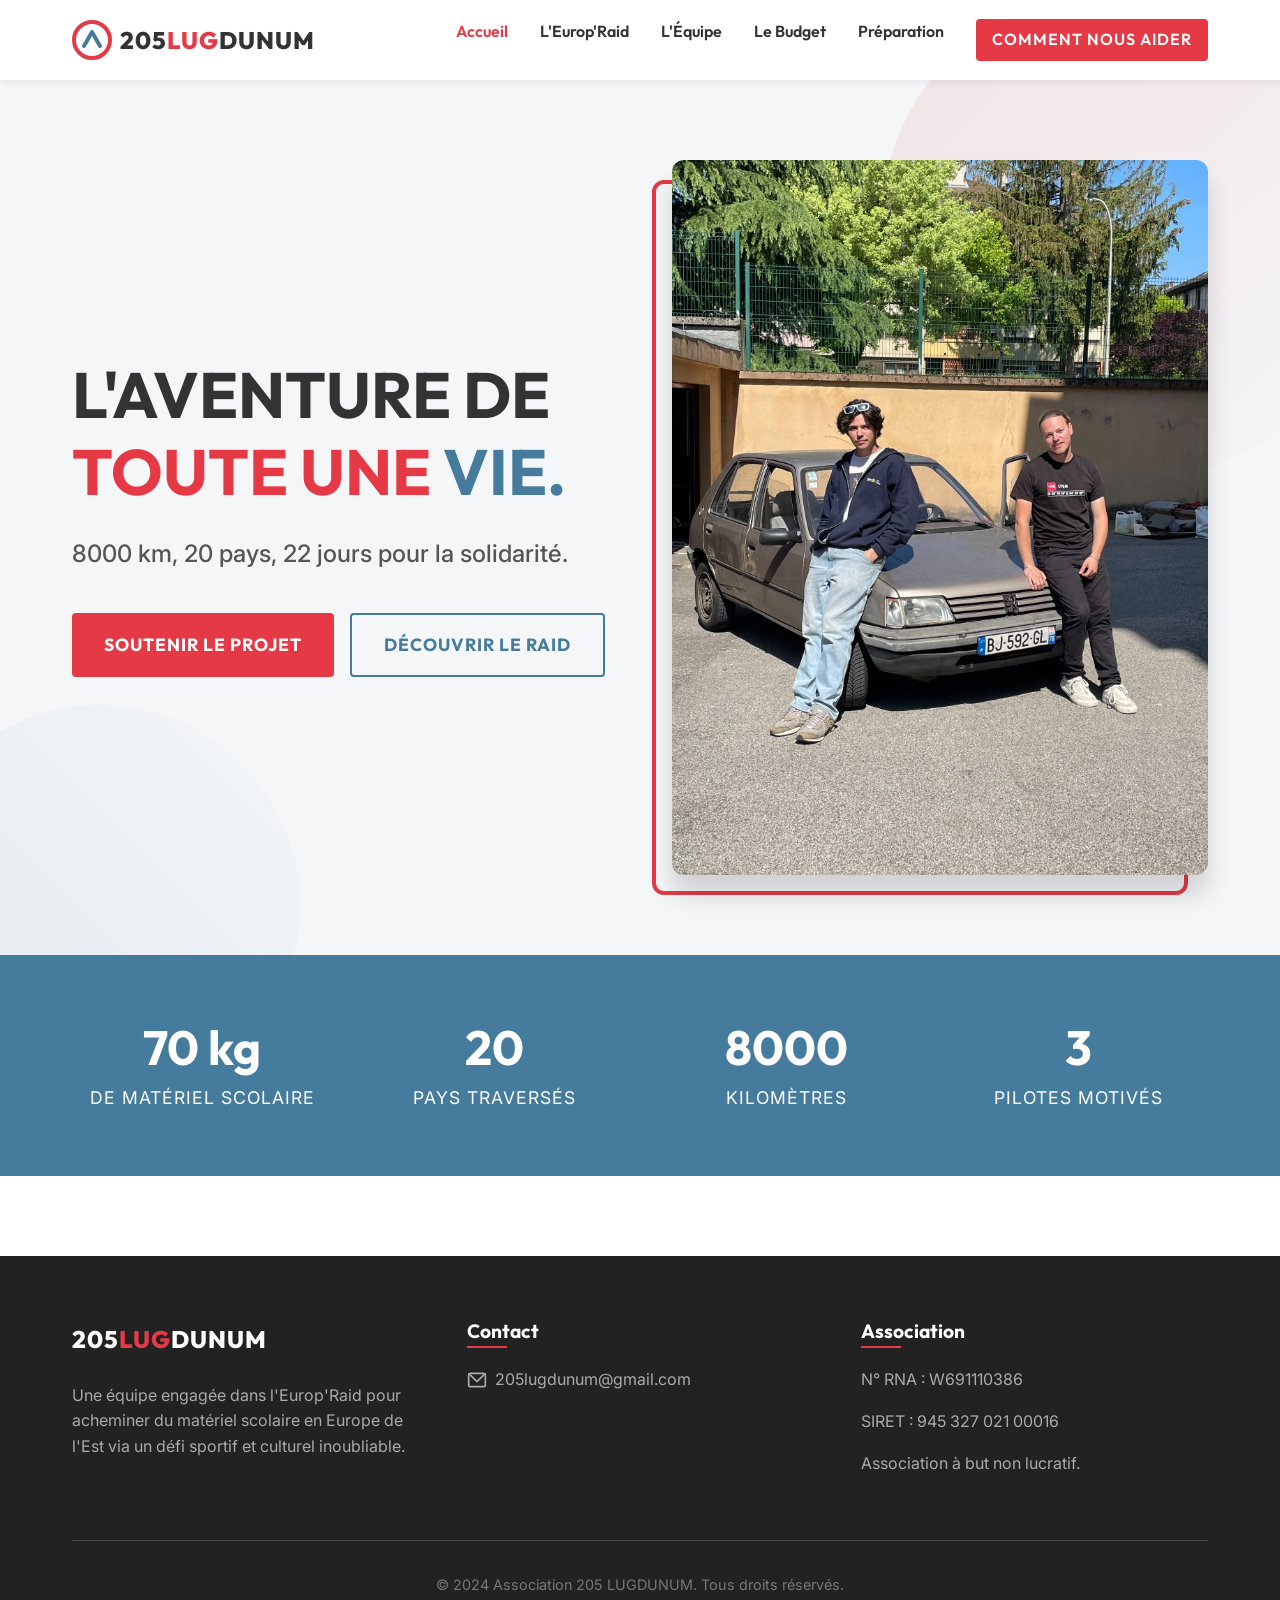
<file: index.html>
<!DOCTYPE html>
<html lang="fr">

<head>
    <meta charset="UTF-8">
    <meta name="viewport" content="width=device-width, initial-scale=1.0">
    <title>205 LUGDUNUM - Europ'Raid 2027</title>
    <meta name="description"
        content="Soutenez l'équipage 205 LUGDUNUM pour l'Europ'Raid : 8000 km, 20 pays, 22 jours pour la solidarité.">
    <link rel="stylesheet" href="css/style.css">
</head>

<body>

    <!-- Header / Navigation -->
    <header class="navbar">
        <div class="container">
            <a href="index.html" class="logo-link">
                <!-- Simple SVG Logo Placeholder -->
                <svg width="40" height="40" viewBox="0 0 100 100" fill="none" xmlns="http://www.w3.org/2000/svg">
                    <circle cx="50" cy="50" r="45" stroke="#E63946" stroke-width="10" />
                    <path d="M30 65L50 30L70 65" stroke="#457B9D" stroke-width="10" stroke-linecap="round"
                        stroke-linejoin="round" />
                </svg>
                <span class="logo-text">205<span>LUG</span>DUNUM</span>
            </a>

            <button class="mobile-menu-btn" aria-label="Menu"
                onclick="document.querySelector('.nav-links').classList.toggle('active')">
                <svg viewBox="0 0 24 24" fill="none" xmlns="http://www.w3.org/2000/svg">
                    <path d="M4 6H20M4 12H20M4 18H20" stroke-width="2" stroke-linecap="round" stroke-linejoin="round" />
                </svg>
            </button>

            <nav>
                <ul class="nav-links">
                    <li><a href="index.html" style="color: var(--accent-red);">Accueil</a></li>
                    <li><a href="europ_raid.html">L'Europ'Raid</a></li>
                    <li><a href="equipe.html">L'Équipe</a></li>
                    <li><a href="budget.html">Le Budget</a></li>
                    <li><a href="suivi.html">Préparation</a></li>
                    <li><a href="aider.html" class="btn btn-primary"
                            style="padding: 0.5rem 1rem; color: #FFF; border-radius: 4px;">Comment nous aider</a></li>
                </ul>
            </nav>
        </div>
    </header>

    <!-- Hero Section -->
    <section class="hero"
        style="min-height: 80vh; display: flex; align-items: center; position: relative; overflow: hidden; background-color: var(--bg-light);">
        <!-- Background graphics -->
        <div
            style="position: absolute; top: -100px; right: -100px; width: 500px; height: 500px; border-radius: 50%; background: linear-gradient(135deg, rgba(230, 57, 70, 0.1), transparent); z-index: 0;">
        </div>
        <div
            style="position: absolute; bottom: -150px; left: -100px; width: 400px; height: 400px; border-radius: 50%; background: linear-gradient(45deg, rgba(69, 123, 157, 0.1), transparent); z-index: 0;">
        </div>

        <div class="container grid-2-col" style="position: relative; z-index: 1;">
            <div class="hero-content">
                <h1 class="hero-title" style="margin-bottom: 1.5rem; text-transform: uppercase;">L'aventure de <br><span
                        class="text-red">toute une</span> <span class="text-blue">vie.</span></h1>
                <p style="font-size: 1.5rem; color: var(--text-light); margin-bottom: 2.5rem; font-weight: 500;">
                    8000 km, 20 pays, 22 jours pour la solidarité.
                </p>
                <div style="display: flex; gap: 1rem;">
                    <a href="aider.html" class="btn btn-primary">Soutenir le projet</a>
                    <a href="europ_raid.html" class="btn btn-secondary">Découvrir le raid</a>
                </div>
            </div>

            <div class="hero-image" style="position: relative;">
                <img src="assets/team-car.jpg" alt="Équipage 205 LUGDUNUM et leur voiture"
                    style="border-radius: 12px; box-shadow: var(--shadow-lg); z-index: 2; position: relative;">
                <div
                    style="position: absolute; top: 20px; left: -20px; width: 100%; height: 100%; border: 4px solid var(--accent-red); border-radius: 12px; z-index: 1;">
                </div>
            </div>
        </div>
    </section>

    <!-- Mission Quick Stats -->
    <section style="background-color: var(--accent-blue); padding: 4rem 0; color: #FFF;">
        <div class="container">
            <div
                style="display: grid; grid-template-columns: repeat(auto-fit, minmax(200px, 1fr)); gap: 2rem; text-align: center;">
                <div>
                    <h3 style="font-size: 3rem; color: #FFF; margin-bottom: 0.5rem;">70 kg</h3>
                    <p style="font-size: 1.1rem; text-transform: uppercase; letter-spacing: 1px;">De matériel scolaire
                    </p>
                </div>
                <div>
                    <h3 style="font-size: 3rem; color: #FFF; margin-bottom: 0.5rem;">20</h3>
                    <p style="font-size: 1.1rem; text-transform: uppercase; letter-spacing: 1px;">Pays traversés</p>
                </div>
                <div>
                    <h3 style="font-size: 3rem; color: #FFF; margin-bottom: 0.5rem;">8000</h3>
                    <p style="font-size: 1.1rem; text-transform: uppercase; letter-spacing: 1px;">Kilomètres</p>
                </div>
                <div>
                    <h3 style="font-size: 3rem; color: #FFF; margin-bottom: 0.5rem;">3</h3>
                    <p style="font-size: 1.1rem; text-transform: uppercase; letter-spacing: 1px;">Pilotes motivés</p>
                </div>
            </div>
        </div>
    </section>

    <!-- Footer -->
    <footer class="footer">
        <div class="container">
            <div class="footer-content">
                <div class="footer-col">
                    <div class="logo-link" style="margin-bottom: 1.5rem;">
                        <span class="logo-text" style="color:#FFF;">205<span
                                style="color:var(--accent-red)">LUG</span>DUNUM</span>
                    </div>
                    <p>Une équipe engagée dans l'Europ'Raid pour acheminer du matériel scolaire en Europe de l'Est via
                        un défi sportif et culturel inoubliable.</p>
                </div>

                <div class="footer-col">
                    <h3>Contact</h3>
                    <p>
                        <svg width="20" height="20" viewBox="0 0 24 24" fill="none" stroke="currentColor"
                            stroke-width="2">
                            <rect x="2" y="4" width="20" height="16" rx="2" />
                            <path d="M2 4L12 14L22 4" />
                        </svg>
                        <a href="mailto:205lugdunum@gmail.com">205lugdunum@gmail.com</a>
                    </p>
                </div>

                <div class="footer-col">
                    <h3>Association</h3>
                    <p>N° RNA : W691110386</p>
                    <p>SIRET : 945 327 021 00016</p>
                    <p>Association à but non lucratif.</p>
                </div>
            </div>

            <div class="footer-bottom">
                &copy; 2024 Association 205 LUGDUNUM. Tous droits réservés.
            </div>
        </div>
    </footer>

</body>

</html>
</file>
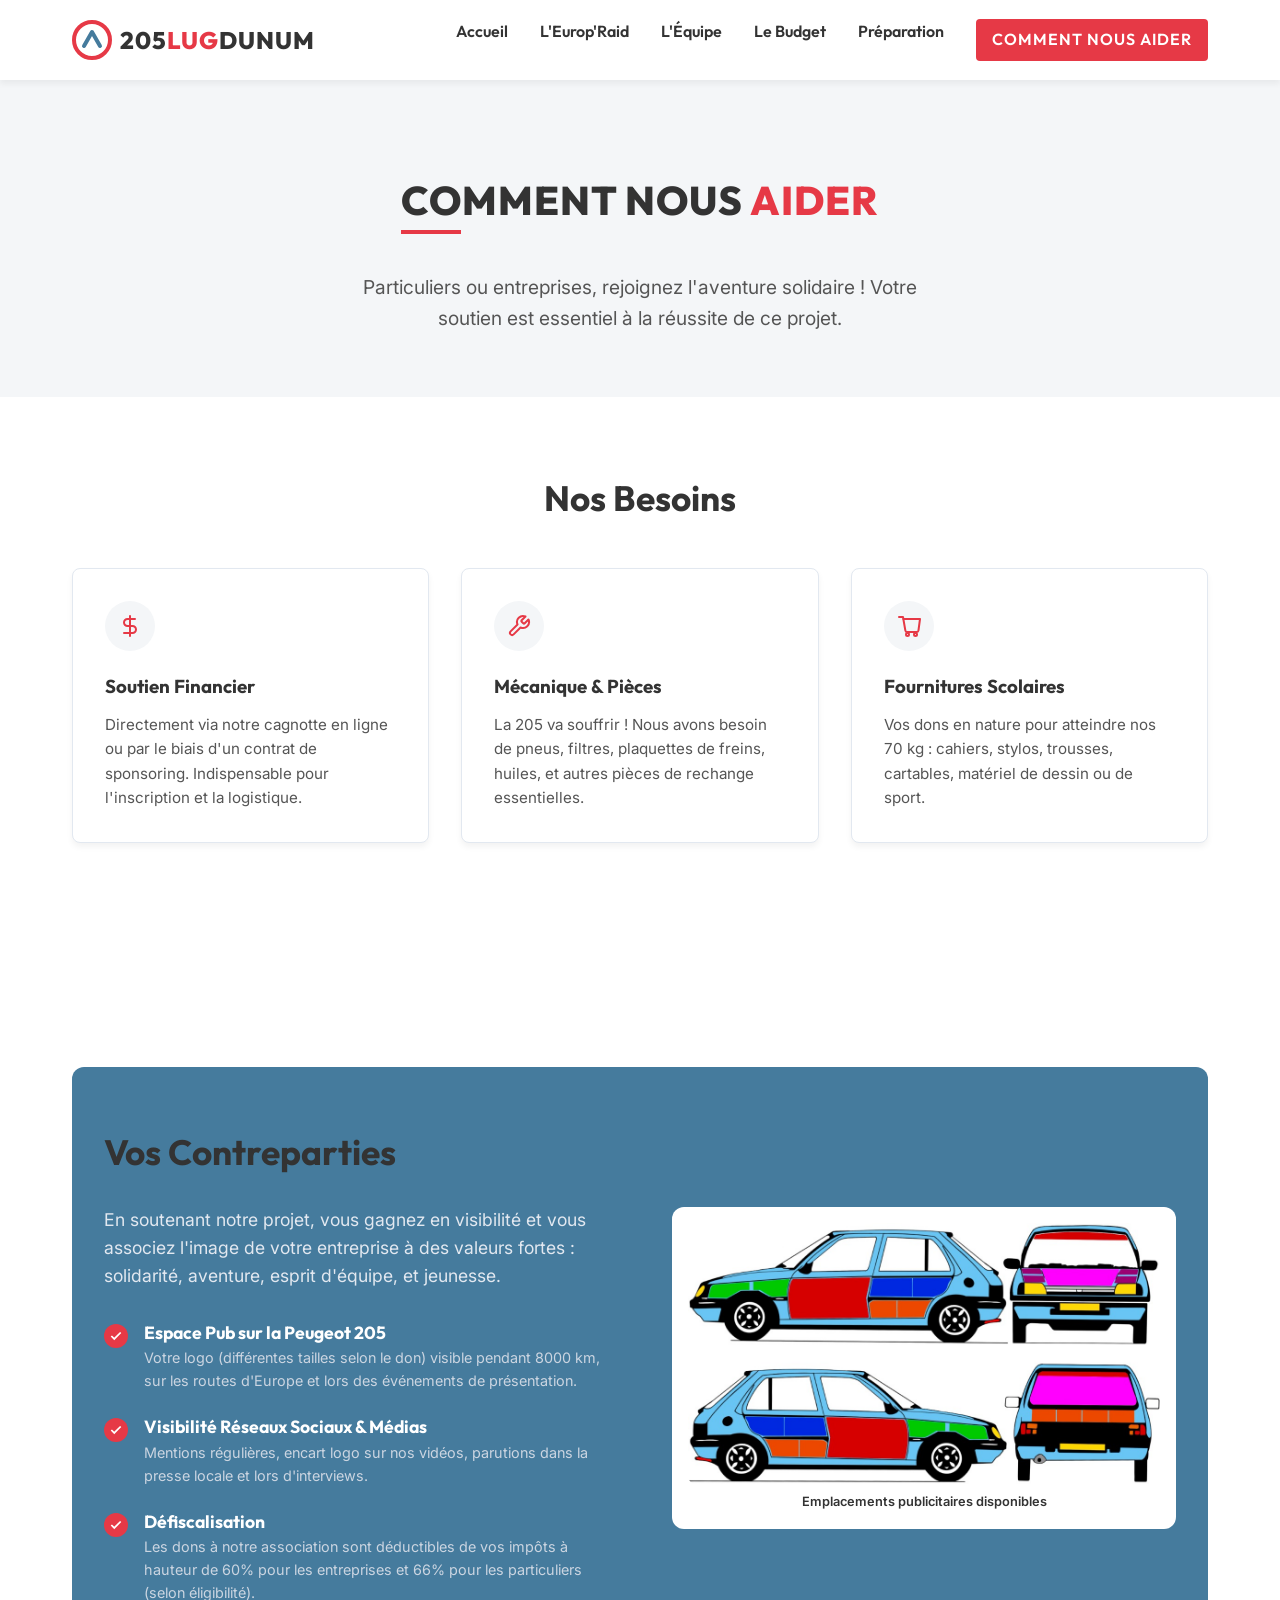
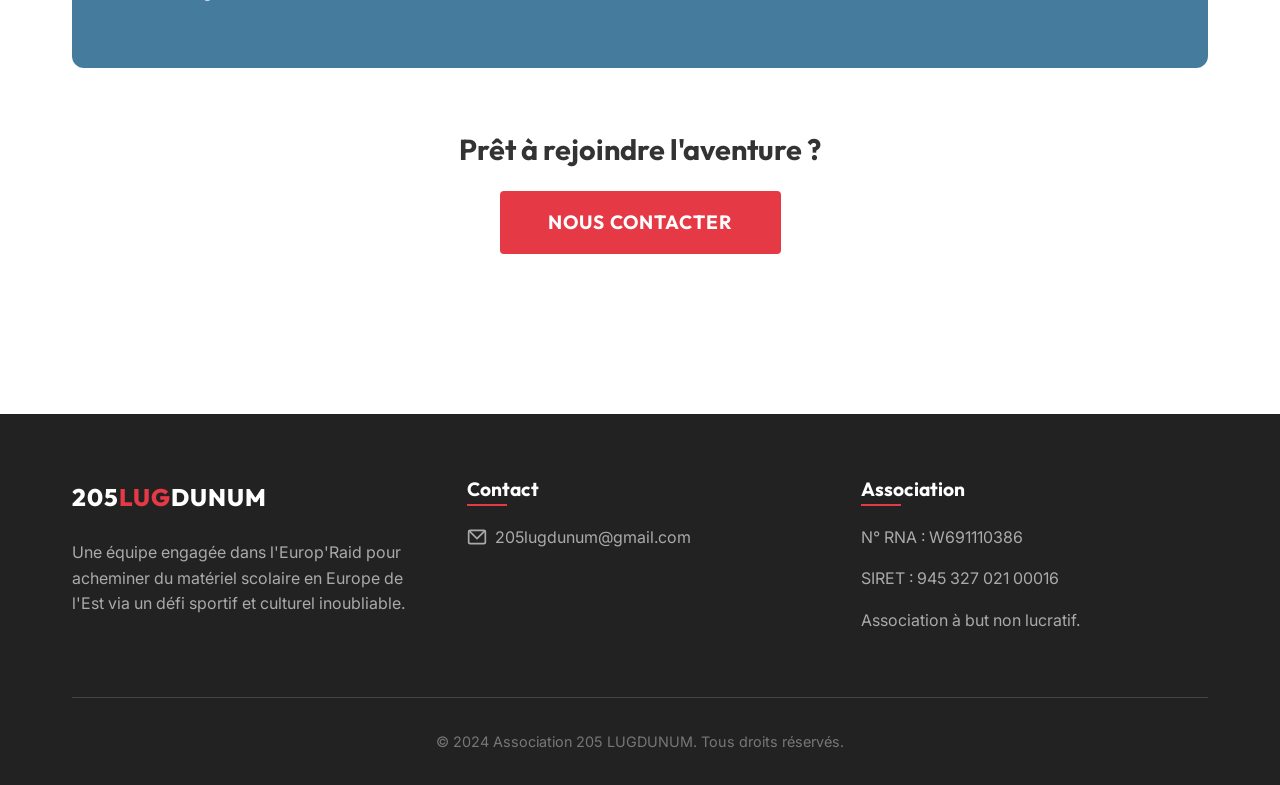
<file: aider.html>
<!DOCTYPE html>
<html lang="fr">

<head>
    <meta charset="UTF-8">
    <meta name="viewport" content="width=device-width, initial-scale=1.0">
    <title>Comment nous aider - 205 LUGDUNUM</title>
    <meta name="description"
        content="Soutenez l'équipage 205 LUGDUNUM. Devenez sponsor financier ou matériel et gagnez en visibilité sur notre Peugeot 205 durant l'Europ'Raid.">
    <link rel="stylesheet" href="css/style.css">
    <style>
        .need-card {
            background: #FFF;
            padding: 2rem;
            border-radius: 8px;
            box-shadow: var(--shadow-sm);
            border: 1px solid var(--border-color);
            height: 100%;
            transition: var(--transition);
        }

        .need-card:hover {
            box-shadow: var(--shadow-md);
            transform: translateY(-5px);
        }

        .need-icon {
            width: 50px;
            height: 50px;
            background: var(--bg-light);
            border-radius: 50%;
            display: flex;
            align-items: center;
            justify-content: center;
            margin-bottom: 1.5rem;
        }

        .need-icon svg {
            width: 24px;
            height: 24px;
            stroke: var(--accent-red);
        }

        .partner-benefits {
            background: var(--accent-blue);
            color: #FFF;
            padding: 4rem 0;
            border-radius: 12px;
            margin-top: 4rem;
        }
    </style>
</head>

<body>

    <!-- Header / Navigation -->
    <header class="navbar">
        <div class="container">
            <a href="index.html" class="logo-link">
                <svg width="40" height="40" viewBox="0 0 100 100" fill="none" xmlns="http://www.w3.org/2000/svg">
                    <circle cx="50" cy="50" r="45" stroke="#E63946" stroke-width="10" />
                    <path d="M30 65L50 30L70 65" stroke="#457B9D" stroke-width="10" stroke-linecap="round"
                        stroke-linejoin="round" />
                </svg>
                <span class="logo-text">205<span>LUG</span>DUNUM</span>
            </a>

            <button class="mobile-menu-btn" aria-label="Menu"
                onclick="document.querySelector('.nav-links').classList.toggle('active')">
                <svg viewBox="0 0 24 24" fill="none" xmlns="http://www.w3.org/2000/svg">
                    <path d="M4 6H20M4 12H20M4 18H20" stroke-width="2" stroke-linecap="round" stroke-linejoin="round" />
                </svg>
            </button>

            <nav>
                <ul class="nav-links">
                    <li><a href="index.html">Accueil</a></li>
                    <li><a href="europ_raid.html">L'Europ'Raid</a></li>
                    <li><a href="equipe.html">L'Équipe</a></li>
                    <li><a href="budget.html">Le Budget</a></li>
                    <li><a href="suivi.html">Préparation</a></li>
                    <li><a href="aider.html" class="btn btn-primary"
                            style="padding: 0.5rem 1rem; color: #FFF; border-radius: 4px;">Comment nous aider</a></li>
                </ul>
            </nav>
        </div>
    </header>

    <!-- Page Header -->
    <section style="background-color: var(--bg-light); padding: 6rem 0 4rem; text-align: center;">
        <div class="container">
            <h1 class="section-title">Comment Nous <span class="text-red">Aider</span></h1>
            <p style="font-size: 1.2rem; color: var(--text-light); max-width: 600px; margin: 0 auto;">Particuliers ou
                entreprises, rejoignez l'aventure solidaire ! Votre soutien est essentiel à la réussite de ce projet.
            </p>
        </div>
    </section>

    <!-- Nos Besoins -->
    <section>
        <div class="container">
            <h2 class="text-center" style="font-size: 2.2rem; margin-bottom: 3rem;">Nos Besoins</h2>

            <div style="display: grid; grid-template-columns: repeat(auto-fit, minmax(280px, 1fr)); gap: 2rem;">

                <!-- Besoin Financier -->
                <div class="need-card">
                    <div class="need-icon">
                        <svg viewBox="0 0 24 24" fill="none" xmlns="http://www.w3.org/2000/svg">
                            <path
                                d="M12 2V22M17 5H9.5C8.57174 5 7.6815 5.36875 7.02513 6.02513C6.36875 6.6815 6 7.57174 6 8.5C6 9.42826 6.36875 10.3185 7.02513 10.9749C7.6815 11.6313 8.57174 12 9.5 12H14.5C15.4283 12 16.3185 12.3687 16.9749 13.0251C17.6313 13.6815 18 14.5717 18 15.5C18 16.4283 17.6313 17.3185 16.9749 17.9749C16.3185 18.6313 15.4283 19 14.5 19H6"
                                stroke-width="2" stroke-linecap="round" stroke-linejoin="round" />
                        </svg>
                    </div>
                    <h3>Soutien Financier</h3>
                    <p style="color: var(--text-light); font-size: 0.95rem; margin-top: 1rem;">Directement via notre
                        cagnotte en ligne ou par le biais d'un contrat de sponsoring. Indispensable pour l'inscription
                        et la logistique.</p>
                </div>

                <!-- Besoin Materiel -->
                <div class="need-card">
                    <div class="need-icon">
                        <svg viewBox="0 0 24 24" fill="none" xmlns="http://www.w3.org/2000/svg">
                            <path
                                d="M14.7 6.3a1 1 0 0 0 0 1.4l1.6 1.6a1 1 0 0 0 1.4 0l3.77-3.77a6 6 0 0 1-7.94 7.94l-6.91 6.91a2.12 2.12 0 0 1-3-3l6.91-6.91a6 6 0 0 1 7.94-7.94l-3.76 3.76z"
                                stroke-width="2" stroke-linecap="round" stroke-linejoin="round" />
                        </svg>
                    </div>
                    <h3>Mécanique & Pièces</h3>
                    <p style="color: var(--text-light); font-size: 0.95rem; margin-top: 1rem;">La 205 va souffrir ! Nous
                        avons besoin de pneus, filtres, plaquettes de freins, huiles, et autres pièces de rechange
                        essentielles.</p>
                </div>

                <!-- Fournitures Solidaire -->
                <div class="need-card">
                    <div class="need-icon">
                        <svg viewBox="0 0 24 24" fill="none" xmlns="http://www.w3.org/2000/svg">
                            <path d="M2 3H6L8.31 16.27A2 2 0 0 0 10.27 18H19.5A2 2 0 0 0 21.46 16.5L23 5H6"
                                stroke-width="2" stroke-linecap="round" stroke-linejoin="round" />
                            <circle cx="10.5" cy="20.5" r="1.5" stroke-width="2" stroke-linecap="round"
                                stroke-linejoin="round" />
                            <circle cx="18.5" cy="20.5" r="1.5" stroke-width="2" stroke-linecap="round"
                                stroke-linejoin="round" />
                        </svg>
                    </div>
                    <h3>Fournitures Scolaires</h3>
                    <p style="color: var(--text-light); font-size: 0.95rem; margin-top: 1rem;">Vos dons en nature pour
                        atteindre nos 70 kg : cahiers, stylos, trousses, cartables, matériel de dessin ou de sport.</p>
                </div>

            </div>
        </div>
    </section>

    <!-- Contreparties Section -->
    <section>
        <div class="container">
            <div class="partner-benefits" style="padding: 4rem 2rem;">
                <div class="grid-2-col">

                    <div>
                        <h2 style="font-size: 2.2rem; margin-bottom: 2rem;">Vos Contreparties</h2>
                        <p style="font-size: 1.1rem; color: #E2E8F0; margin-bottom: 2rem;">En soutenant notre projet,
                            vous gagnez en visibilité et vous associez l'image de votre entreprise à des valeurs fortes
                            : solidarité, aventure, esprit d'équipe, et jeunesse.</p>

                        <ul style="list-style: none; padding: 0;">
                            <li style="display: flex; gap: 1rem; margin-bottom: 1.5rem; align-items: flex-start;">
                                <div
                                    style="background: var(--accent-red); border-radius: 50%; width: 24px; height: 24px; display: flex; align-items: center; justify-content: center; flex-shrink: 0; margin-top: 2px;">
                                    <svg width="14" height="14" viewBox="0 0 24 24" fill="none" stroke="#FFF"
                                        stroke-width="3">
                                        <polyline points="20 6 9 17 4 12" />
                                    </svg>
                                </div>
                                <div>
                                    <h4 style="font-size: 1.1rem; margin-bottom: 0.2rem; color: #FFF;">Espace Pub sur la
                                        Peugeot 205</h4>
                                    <p style="color: #CBD5E1; font-size: 0.9rem;">Votre logo (différentes tailles selon
                                        le don) visible pendant 8000 km, sur les routes d'Europe et lors des événements
                                        de présentation.</p>
                                </div>
                            </li>
                            <li style="display: flex; gap: 1rem; margin-bottom: 1.5rem; align-items: flex-start;">
                                <div
                                    style="background: var(--accent-red); border-radius: 50%; width: 24px; height: 24px; display: flex; align-items: center; justify-content: center; flex-shrink: 0; margin-top: 2px;">
                                    <svg width="14" height="14" viewBox="0 0 24 24" fill="none" stroke="#FFF"
                                        stroke-width="3">
                                        <polyline points="20 6 9 17 4 12" />
                                    </svg>
                                </div>
                                <div>
                                    <h4 style="font-size: 1.1rem; margin-bottom: 0.2rem; color: #FFF;">Visibilité
                                        Réseaux Sociaux & Médias</h4>
                                    <p style="color: #CBD5E1; font-size: 0.9rem;">Mentions régulières, encart logo sur
                                        nos vidéos, parutions dans la presse locale et lors d'interviews.</p>
                                </div>
                            </li>
                            <li style="display: flex; gap: 1rem; align-items: flex-start;">
                                <div
                                    style="background: var(--accent-red); border-radius: 50%; width: 24px; height: 24px; display: flex; align-items: center; justify-content: center; flex-shrink: 0; margin-top: 2px;">
                                    <svg width="14" height="14" viewBox="0 0 24 24" fill="none" stroke="#FFF"
                                        stroke-width="3">
                                        <polyline points="20 6 9 17 4 12" />
                                    </svg>
                                </div>
                                <div>
                                    <h4 style="font-size: 1.1rem; margin-bottom: 0.2rem; color: #FFF;">Défiscalisation
                                    </h4>
                                    <p style="color: #CBD5E1; font-size: 0.9rem;">Les dons à notre association sont
                                        déductibles de vos impôts à hauteur de 60% pour les entreprises et 66% pour les
                                        particuliers (selon éligibilité).</p>
                                </div>
                            </li>
                        </ul>
                    </div>

                    <div style="background: #FFF; padding: 1rem; border-radius: 12px;">
                        <img src="assets/205-design.jpg" alt="Design Peugeot 205 avec espaces publicitaires"
                            style="border-radius: 8px; width: 100%;">
                        <p
                            style="color: var(--text-color); font-size: 0.8rem; text-align: center; margin-top: 0.5rem; font-weight: 600;">
                            Emplacements publicitaires disponibles</p>
                    </div>

                </div>
            </div>

            <div class="text-center" style="margin-top: 4rem;">
                <h3 style="font-size: 1.8rem; margin-bottom: 1.5rem;">Prêt à rejoindre l'aventure ?</h3>
                <a href="mailto:205lugdunum@gmail.com" class="btn btn-primary"
                    style="font-size: 1.2rem; padding: 1rem 3rem;">Nous Contacter</a>
            </div>
        </div>
    </section>

    <!-- Footer -->
    <footer class="footer">
        <div class="container">
            <div class="footer-content">
                <div class="footer-col">
                    <div class="logo-link" style="margin-bottom: 1.5rem;">
                        <span class="logo-text" style="color:#FFF;">205<span
                                style="color:var(--accent-red)">LUG</span>DUNUM</span>
                    </div>
                    <p>Une équipe engagée dans l'Europ'Raid pour acheminer du matériel scolaire en Europe de l'Est via
                        un défi sportif et culturel inoubliable.</p>
                </div>

                <div class="footer-col">
                    <h3>Contact</h3>
                    <p>
                        <svg width="20" height="20" viewBox="0 0 24 24" fill="none" stroke="currentColor"
                            stroke-width="2">
                            <rect x="2" y="4" width="20" height="16" rx="2" />
                            <path d="M2 4L12 14L22 4" />
                        </svg>
                        <a href="mailto:205lugdunum@gmail.com">205lugdunum@gmail.com</a>
                    </p>
                </div>

                <div class="footer-col">
                    <h3>Association</h3>
                    <p>N° RNA : W691110386</p>
                    <p>SIRET : 945 327 021 00016</p>
                    <p>Association à but non lucratif.</p>
                </div>
            </div>

            <div class="footer-bottom">
                &copy; 2024 Association 205 LUGDUNUM. Tous droits réservés.
            </div>
        </div>
    </footer>

</body>

</html>
</file>
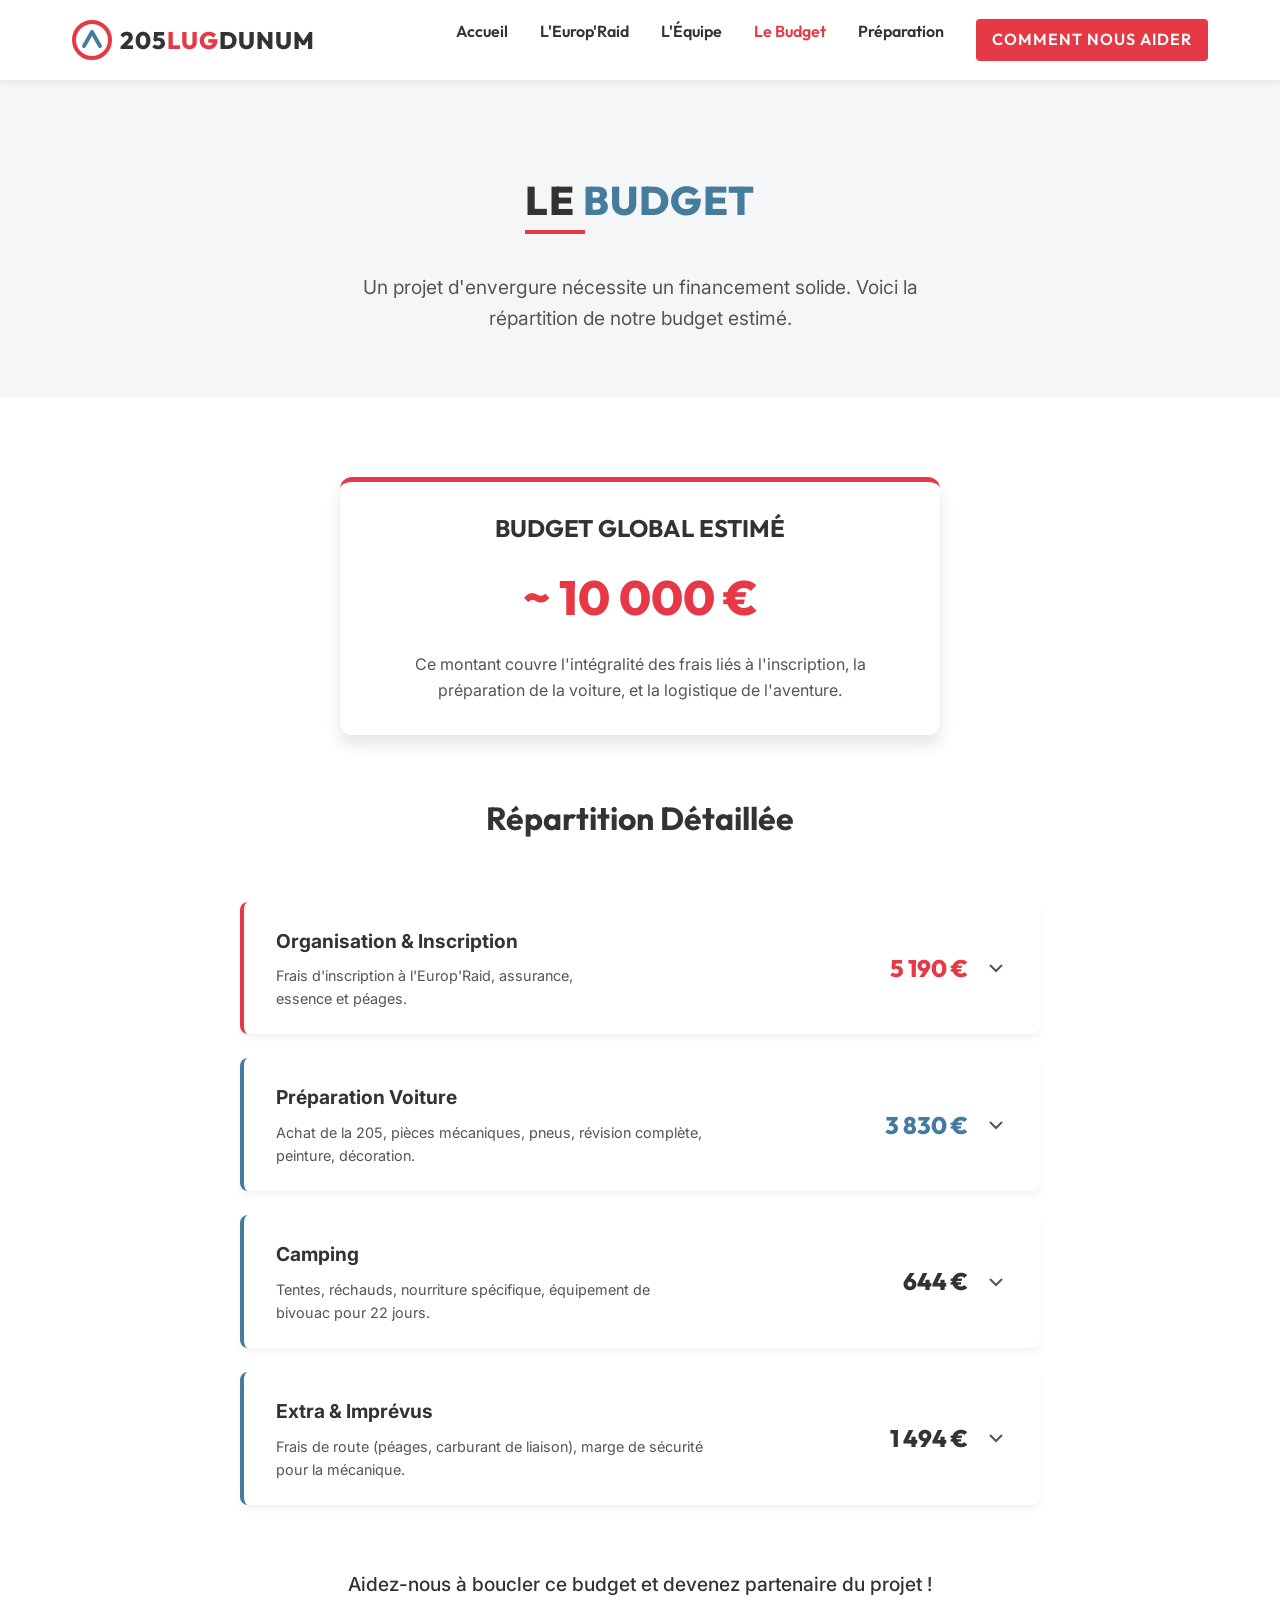
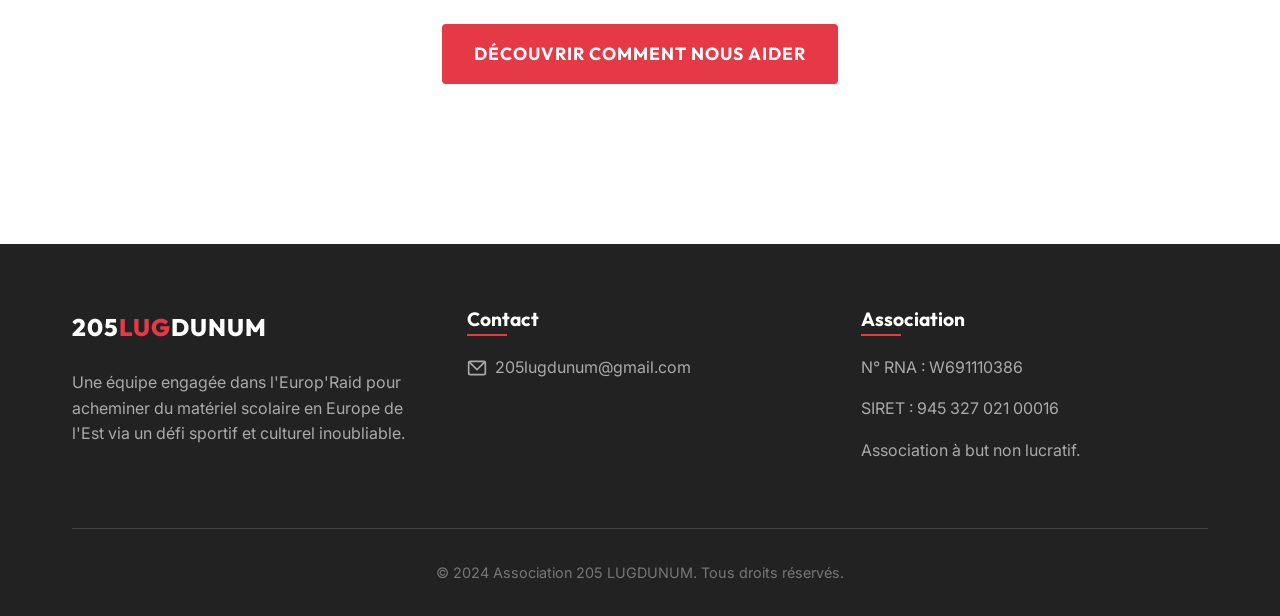
<file: budget.html>
<!DOCTYPE html>
<html lang="fr">

<head>
    <meta charset="UTF-8">
    <meta name="viewport" content="width=device-width, initial-scale=1.0">
    <title>Le Budget - 205 LUGDUNUM</title>
    <meta name="description"
        content="Découvrez le budget détaillé du projet 205 LUGDUNUM pour l'Europ'Raid. Un besoin estimé à près de 10 000€ pour réaliser cette aventure solidaire.">
    <link rel="stylesheet" href="css/style.css">
    <style>
        .budget-card {
            background: #FFF;
            border-radius: 12px;
            padding: 2rem;
            box-shadow: var(--shadow-md);
            border-top: 5px solid var(--accent-blue);
            text-align: center;
        }

        .budget-amount {
            font-size: 3rem;
            font-weight: 800;
            color: var(--accent-red);
            font-family: var(--font-heading);
            margin: 1rem 0;
        }

        .budget-bar-container {
            width: 100%;
            height: 20px;
            background: #E2E8F0;
            border-radius: 10px;
            overflow: hidden;
            margin-top: 1rem;
        }

        .budget-bar {
            height: 100%;
            background: var(--accent-blue);
        }

        .budget-list {
            margin-top: 4rem;
            display: flex;
            flex-direction: column;
            gap: 1.5rem;
            max-width: 800px;
            margin-left: auto;
            margin-right: auto;
        }

        .budget-item {
            background: #FFF;
            padding: 1.5rem 2rem;
            border-radius: 8px;
            box-shadow: var(--shadow-sm);
            display: flex;
            flex-direction: column;
            border-left: 4px solid var(--accent-blue);
            transition: var(--transition);
        }

        .budget-item:hover {
            box-shadow: var(--shadow-md);
        }

        .budget-item.red {
            border-left-color: var(--accent-red);
        }

        .budget-title {
            font-weight: 700;
            font-size: 1.2rem;
            color: var(--text-color);
        }

        .budget-value {
            font-family: var(--font-heading);
            font-weight: 800;
            font-size: 1.5rem;
        }
    </style>
</head>

<body>

    <!-- Header / Navigation -->
    <header class="navbar">
        <div class="container">
            <a href="index.html" class="logo-link">
                <svg width="40" height="40" viewBox="0 0 100 100" fill="none" xmlns="http://www.w3.org/2000/svg">
                    <circle cx="50" cy="50" r="45" stroke="#E63946" stroke-width="10" />
                    <path d="M30 65L50 30L70 65" stroke="#457B9D" stroke-width="10" stroke-linecap="round"
                        stroke-linejoin="round" />
                </svg>
                <span class="logo-text">205<span>LUG</span>DUNUM</span>
            </a>

            <button class="mobile-menu-btn" aria-label="Menu"
                onclick="document.querySelector('.nav-links').classList.toggle('active')">
                <svg viewBox="0 0 24 24" fill="none" xmlns="http://www.w3.org/2000/svg">
                    <path d="M4 6H20M4 12H20M4 18H20" stroke-width="2" stroke-linecap="round" stroke-linejoin="round" />
                </svg>
            </button>

            <nav>
                <ul class="nav-links">
                    <li><a href="index.html">Accueil</a></li>
                    <li><a href="europ_raid.html">L'Europ'Raid</a></li>
                    <li><a href="equipe.html">L'Équipe</a></li>
                    <li><a href="budget.html" style="color: var(--accent-red);">Le Budget</a></li>
                    <li><a href="suivi.html">Préparation</a></li>
                    <li><a href="aider.html" class="btn btn-primary"
                            style="padding: 0.5rem 1rem; color: #FFF; border-radius: 4px;">Comment nous aider</a></li>
                </ul>
            </nav>
        </div>
    </header>

    <!-- Page Header -->
    <section style="background-color: var(--bg-light); padding: 6rem 0 4rem; text-align: center;">
        <div class="container">
            <h1 class="section-title">Le <span class="text-blue">Budget</span></h1>
            <p style="font-size: 1.2rem; color: var(--text-light); max-width: 600px; margin: 0 auto;">Un projet
                d'envergure nécessite un financement solide. Voici la répartition de notre budget estimé.</p>
        </div>
    </section>

    <!-- Budget Overview Section -->
    <section>
        <div class="container">
            <div style="max-width: 600px; margin: 0 auto; margin-bottom: 4rem;">
                <div class="budget-card" style="border-top-color: var(--accent-red);">
                    <h2 style="font-size: 1.5rem; text-transform: uppercase;">Budget Global Estimé</h2>
                    <div class="budget-amount">~ 10 000 €</div>
                    <p style="color: var(--text-light);">Ce montant couvre l'intégralité des frais liés à l'inscription,
                        la préparation de la voiture, et la logistique de l'aventure.</p>
                </div>
            </div>

            <h3 class="text-center" style="font-size: 2rem; margin-bottom: 2rem;">Répartition Détaillée</h3>

            <div class="budget-list">

                <!-- Organisation -->
                <div class="budget-item red" style="cursor: pointer;" onclick="this.classList.toggle('expanded')">
                    <div style="display: flex; justify-content: space-between; align-items: center; width: 100%;">
                        <div>
                            <div class="budget-title">Organisation & Inscription</div>
                            <p style="color: var(--text-light); font-size: 0.9rem; margin-top: 0.5rem; max-width: 80%;">
                                Frais d'inscription à l'Europ'Raid, assurance, essence et péages.</p>
                        </div>
                        <div style="display: flex; align-items: center; gap: 1rem;">
                            <div class="budget-value text-red">5 190 €</div>
                            <svg class="budget-arrow" width="24" height="24" viewBox="0 0 24 24" fill="none"
                                stroke="currentColor" stroke-width="2">
                                <polyline points="6 9 12 15 18 9"></polyline>
                            </svg>
                        </div>
                    </div>
                    <div class="budget-details">
                        <ul
                            style="list-style: none; padding-top: 1.5rem; border-top: 1px solid var(--border-color); margin-top: 1.5rem;">

                            <li
                                style="display: flex; justify-content: space-between; margin-bottom: 0.5rem; color: var(--text-light);">
                                <span>Pré-inscription équipage</span> <span
                                    style="font-weight: 600; color: var(--text-color);">600€</span>
                            </li>
                            <li
                                style="display: flex; justify-content: space-between; margin-bottom: 0.5rem; color: var(--text-light);">
                                <span>Inscription Équipage</span> <span
                                    style="font-weight: 600; color: var(--text-color);">2790€</span>
                            </li>
                            <li
                                style="display: flex; justify-content: space-between; margin-bottom: 0.5rem; color: var(--text-light);">
                                <span>Frais d'essence et péages </span> <span
                                    style="font-weight: 600; color: var(--text-color);">1 200 €</span>
                            </li>
                            <li style="display: flex; justify-content: space-between; color: var(--text-light);">
                                <span>Assurance voiture et équipage </span> <span
                                    style="font-weight: 600; color: var(--text-color);">600 €</span>
                            </li>
                        </ul>
                    </div>
                </div>

                <!-- Préparation Voiture -->
                <div class="budget-item" style="cursor: pointer;" onclick="this.classList.toggle('expanded')">
                    <div style="display: flex; justify-content: space-between; align-items: center; width: 100%;">
                        <div>
                            <div class="budget-title">Préparation Voiture</div>
                            <p style="color: var(--text-light); font-size: 0.9rem; margin-top: 0.5rem; max-width: 80%;">
                                Achat de la 205, pièces mécaniques, pneus, révision complète, peinture, décoration.</p>
                        </div>
                        <div style="display: flex; align-items: center; gap: 1rem;">
                            <div class="budget-value text-blue">3 830 €</div>
                            <svg class="budget-arrow" width="24" height="24" viewBox="0 0 24 24" fill="none"
                                stroke="currentColor" stroke-width="2">
                                <polyline points="6 9 12 15 18 9"></polyline>
                            </svg>
                        </div>
                    </div>
                    <div class="budget-details">
                        <ul
                            style="list-style: none; padding-top: 1.5rem; border-top: 1px solid var(--border-color); margin-top: 1.5rem;">
                            <li
                                style="display: flex; justify-content: space-between; margin-bottom: 0.5rem; color: var(--text-light);">
                                <span>Achat de la Peugeot 205</span> <span
                                    style="font-weight: 600; color: var(--text-color);">600 €</span>
                            </li>
                            <li
                                style="display: flex; justify-content: space-between; margin-bottom: 0.5rem; color: var(--text-light);">
                                <span>Refection moteur</span> <span
                                    style="font-weight: 600; color: var(--text-color);">1030 €</span>
                            </li>
                            <li
                                style="display: flex; justify-content: space-between; margin-bottom: 0.5rem; color: var(--text-light);">
                                <span>Pièces mécaniques</span> <span
                                    style="font-weight: 600; color: var(--text-color);">886 €</span>
                            </li>
                            <li
                                style="display: flex; justify-content: space-between; margin-bottom: 0.5rem; color: var(--text-light);">
                                <span>Carrosserie, Peinture & Stickers Partenaires</span> <span
                                    style="font-weight: 600; color: var(--text-color);">785 €</span>
                            </li>
                            <li style="display: flex; justify-content: space-between; color: var(--text-light);">
                                <span>Accessoires</span> <span style="font-weight: 600; color: var(--text-color);">525
                                    €</span>
                            </li>
                        </ul>
                    </div>
                </div>

                <!-- Camping & Survie -->
                <div class="budget-item" style="cursor: pointer;" onclick="this.classList.toggle('expanded')">
                    <div style="display: flex; justify-content: space-between; align-items: center; width: 100%;">
                        <div>
                            <div class="budget-title">Camping</div>
                            <p style="color: var(--text-light); font-size: 0.9rem; margin-top: 0.5rem; max-width: 80%;">
                                Tentes, réchauds, nourriture spécifique, équipement de bivouac pour 22 jours.</p>
                        </div>
                        <div style="display: flex; align-items: center; gap: 1rem;">
                            <div class="budget-value">644 €</div>
                            <svg class="budget-arrow" width="24" height="24" viewBox="0 0 24 24" fill="none"
                                stroke="currentColor" stroke-width="2">
                                <polyline points="6 9 12 15 18 9"></polyline>
                            </svg>
                        </div>
                    </div>
                    <div class="budget-details">
                        <ul
                            style="list-style: none; padding-top: 1.5rem; border-top: 1px solid var(--border-color); margin-top: 1.5rem;">
                            <li
                                style="display: flex; justify-content: space-between; margin-bottom: 0.5rem; color: var(--text-light);">
                                <span>Tente 3 personnes</span> <span
                                    style="font-weight: 600; color: var(--text-color);">150 €</span>
                            </li>
                            <li
                                style="display: flex; justify-content: space-between; margin-bottom: 0.5rem; color: var(--text-light);">
                                <span>Matelas, sac de couchage et accessoires</span> <span
                                    style="font-weight: 600; color: var(--text-color);">200 €</span>
                            </li>
                            <li
                                style="display: flex; justify-content: space-between; margin-bottom: 0.5rem; color: var(--text-light);">
                                <span>Douche portative</span> <span
                                    style="font-weight: 600; color: var(--text-color);">60 €</span>
                            </li>
                            <li style="display: flex; justify-content: space-between; color: var(--text-light);">
                                <span>Accessoires divers</span> <span
                                    style="font-weight: 600; color: var(--text-color);">234 €</span>
                            </li>
                        </ul>
                    </div>
                </div>
                <!-- Extra & Imprévus -->
                <div class="budget-item" style="cursor: pointer;" onclick="this.classList.toggle('expanded')">
                    <div style="display: flex; justify-content: space-between; align-items: center; width: 100%;">
                        <div>
                            <div class="budget-title">Extra & Imprévus</div>
                            <p style="color: var(--text-light); font-size: 0.9rem; margin-top: 0.5rem; max-width: 80%;">
                                Frais de route (péages, carburant de liaison), marge de sécurité pour la mécanique.</p>
                        </div>
                        <div style="display: flex; align-items: center; gap: 1rem;">
                            <div class="budget-value">1 494 €</div>
                            <svg class="budget-arrow" width="24" height="24" viewBox="0 0 24 24" fill="none"
                                stroke="currentColor" stroke-width="2">
                                <polyline points="6 9 12 15 18 9"></polyline>
                            </svg>
                        </div>
                    </div>
                    <div class="budget-details">
                        <ul
                            style="list-style: none; padding-top: 1.5rem; border-top: 1px solid var(--border-color); margin-top: 1.5rem;">
                            <li
                                style="display: flex; justify-content: space-between; margin-bottom: 0.5rem; color: var(--text-light);">
                                <span>Carburant Europe de l'Est & Liaison</span> <span
                                    style="font-weight: 600; color: var(--text-color);">850 €</span>
                            </li>
                            <li
                                style="display: flex; justify-content: space-between; margin-bottom: 0.5rem; color: var(--text-light);">
                                <span>Péages et Vignettes (Autriche, Slovénie...)</span> <span
                                    style="font-weight: 600; color: var(--text-color);">200 €</span>
                            </li>
                            <li style="display: flex; justify-content: space-between; color: var(--text-light);">
                                <span>Fonds de sécurité (Casse mécanique)</span> <span
                                    style="font-weight: 600; color: var(--text-color);">444 €</span>
                            </li>
                        </ul>
                    </div>
                </div>

            </div>

            <div class="text-center" style="margin-top: 4rem;">
                <p style="font-size: 1.2rem; font-weight: 500; margin-bottom: 1.5rem;">Aidez-nous à boucler ce budget et
                    devenez partenaire du projet !</p>
                <a href="aider.html" class="btn btn-primary">Découvrir comment nous aider</a>
            </div>
        </div>
    </section>

    <!-- Footer -->
    <footer class="footer">
        <div class="container">
            <div class="footer-content">
                <div class="footer-col">
                    <div class="logo-link" style="margin-bottom: 1.5rem;">
                        <span class="logo-text" style="color:#FFF;">205<span
                                style="color:var(--accent-red)">LUG</span>DUNUM</span>
                    </div>
                    <p>Une équipe engagée dans l'Europ'Raid pour acheminer du matériel scolaire en Europe de l'Est via
                        un défi sportif et culturel inoubliable.</p>
                </div>

                <div class="footer-col">
                    <h3>Contact</h3>
                    <p>
                        <svg width="20" height="20" viewBox="0 0 24 24" fill="none" stroke="currentColor"
                            stroke-width="2">
                            <rect x="2" y="4" width="20" height="16" rx="2" />
                            <path d="M2 4L12 14L22 4" />
                        </svg>
                        <a href="mailto:205lugdunum@gmail.com">205lugdunum@gmail.com</a>

                    </p>
                </div>

                <div class="footer-col">
                    <h3>Association</h3>
                    <p>N° RNA : W691110386</p>
                    <p>SIRET : 945 327 021 00016</p>
                    <p>Association à but non lucratif.</p>
                </div>
            </div>

            <div class="footer-bottom">
                &copy; 2024 Association 205 LUGDUNUM. Tous droits réservés.
            </div>
        </div>
    </footer>

</body>

</html>
</file>
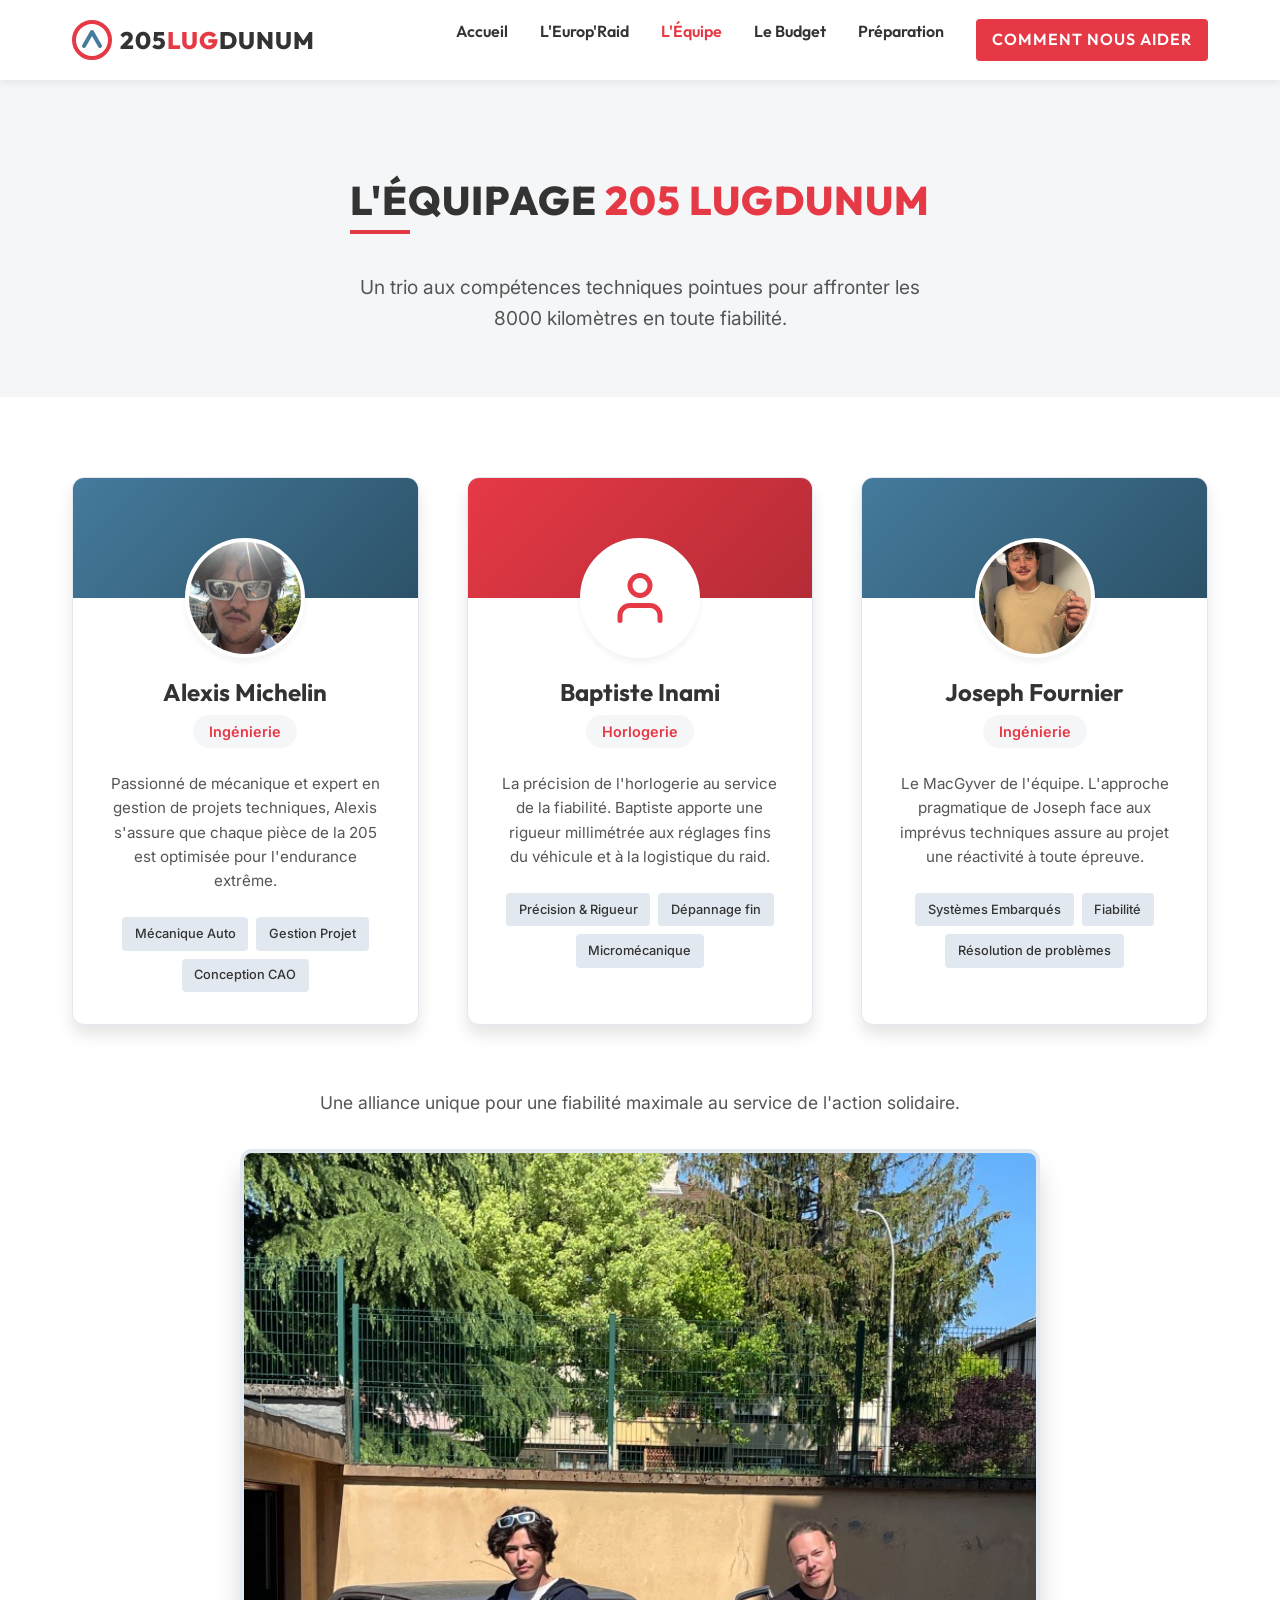
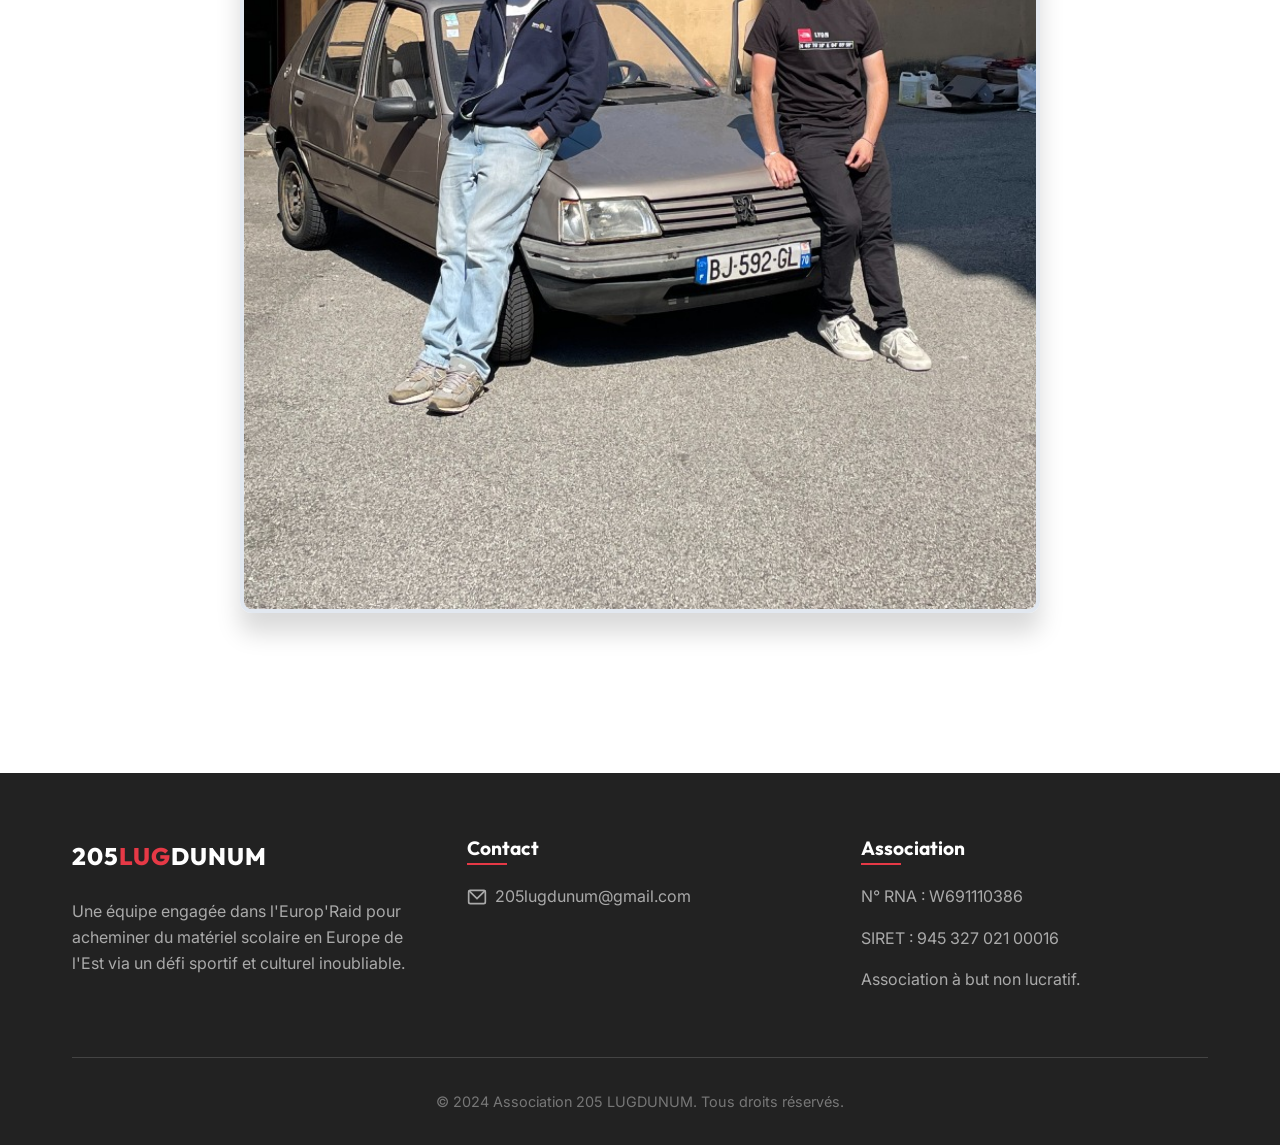
<file: equipe.html>
<!DOCTYPE html>
<html lang="fr">

<head>
    <meta charset="UTF-8">
    <meta name="viewport" content="width=device-width, initial-scale=1.0">
    <title>L'Équipe - 205 LUGDUNUM</title>
    <meta name="description"
        content="Découvrez les membres de l'équipage 205 LUGDUNUM : Alexis, Baptiste et Joseph. Leurs profils techniques garantissent la réussite de ce défi.">
    <link rel="stylesheet" href="css/style.css">
    <style>
        .profile-card {
            background: #FFF;
            border-radius: 12px;
            overflow: hidden;
            box-shadow: var(--shadow-md);
            transition: var(--transition);
            border: 1px solid var(--border-color);
            position: relative;
        }

        .profile-card:hover {
            transform: translateY(-10px);
            box-shadow: var(--shadow-lg);
            border-color: var(--accent-red);
        }

        .profile-header {
            height: 120px;
            background: linear-gradient(135deg, var(--accent-blue), #2c5268);
            position: relative;
        }

        .profile-avatar {
            width: 120px;
            height: 120px;
            background-color: #FFF;
            border-radius: 50%;
            position: absolute;
            bottom: -60px;
            left: 50%;
            transform: translateX(-50%);
            border: 4px solid #FFF;
            display: flex;
            align-items: center;
            justify-content: center;
            box-shadow: var(--shadow-sm);
            overflow: hidden;
        }

        .profile-avatar svg {
            width: 60px;
            height: 60px;
            stroke: var(--accent-red);
        }

        .profile-avatar img {
            width: 100%;
            height: 100%;
            object-fit: cover;
        }

        .profile-body {
            padding: 80px 2rem 2rem;
            text-align: center;
        }

        .profile-name {
            font-size: 1.5rem;
            font-weight: 700;
            color: var(--text-color);
            margin-bottom: 0.5rem;
        }

        .profile-role {
            display: inline-block;
            background: var(--bg-light);
            color: var(--accent-red);
            padding: 0.3rem 1rem;
            border-radius: 20px;
            font-size: 0.9rem;
            font-weight: 600;
            margin-bottom: 1.5rem;
        }

        .profile-skills {
            display: flex;
            flex-wrap: wrap;
            gap: 0.5rem;
            justify-content: center;
            margin-top: 1.5rem;
        }

        .skill-tag {
            font-size: 0.8rem;
            font-weight: 500;
            background: #E2E8F0;
            color: var(--text-color);
            padding: 0.4rem 0.8rem;
            border-radius: 4px;
        }
    </style>
</head>

<body>

    <!-- Header / Navigation -->
    <header class="navbar">
        <div class="container">
            <a href="index.html" class="logo-link">
                <svg width="40" height="40" viewBox="0 0 100 100" fill="none" xmlns="http://www.w3.org/2000/svg">
                    <circle cx="50" cy="50" r="45" stroke="#E63946" stroke-width="10" />
                    <path d="M30 65L50 30L70 65" stroke="#457B9D" stroke-width="10" stroke-linecap="round"
                        stroke-linejoin="round" />
                </svg>
                <span class="logo-text">205<span>LUG</span>DUNUM</span>
            </a>

            <button class="mobile-menu-btn" aria-label="Menu"
                onclick="document.querySelector('.nav-links').classList.toggle('active')">
                <svg viewBox="0 0 24 24" fill="none" xmlns="http://www.w3.org/2000/svg">
                    <path d="M4 6H20M4 12H20M4 18H20" stroke-width="2" stroke-linecap="round" stroke-linejoin="round" />
                </svg>
            </button>

            <nav>
                <ul class="nav-links">
                    <li><a href="index.html">Accueil</a></li>
                    <li><a href="europ_raid.html">L'Europ'Raid</a></li>
                    <li><a href="equipe.html" style="color: var(--accent-red);">L'Équipe</a></li>
                    <li><a href="budget.html">Le Budget</a></li>
                    <li><a href="suivi.html">Préparation</a></li>
                    <li><a href="aider.html" class="btn btn-primary"
                            style="padding: 0.5rem 1rem; color: #FFF; border-radius: 4px;">Comment nous aider</a></li>
                </ul>
            </nav>
        </div>
    </header>

    <!-- Page Header -->
    <section style="background-color: var(--bg-light); padding: 6rem 0 4rem; text-align: center;">
        <div class="container">
            <h1 class="section-title">L'Équipage <span class="text-red">205 LUGDUNUM</span></h1>
            <p style="font-size: 1.2rem; color: var(--text-light); max-width: 600px; margin: 0 auto;">Un trio aux
                compétences techniques pointues pour affronter les 8000 kilomètres en toute fiabilité.</p>
        </div>
    </section>

    <!-- Profiles Grid Secion -->
    <section>
        <div class="container">
            <div style="display: grid; grid-template-columns: repeat(auto-fit, minmax(300px, 1fr)); gap: 3rem;">

                <!-- Card 1: Alexis -->
                <div class="profile-card">
                    <div class="profile-header">
                        <div class="profile-avatar">
                            <img src="assets/alexis.jpg" alt="Alexis Michelin">
                        </div>
                    </div>
                    <div class="profile-body">
                        <h3 class="profile-name">Alexis Michelin</h3>
                        <div class="profile-role">Ingénierie</div>
                        <p style="color: var(--text-light); font-size: 0.95rem;">Passionné de mécanique et expert en
                            gestion de projets techniques, Alexis s'assure que chaque pièce de la 205 est optimisée pour
                            l'endurance extrême.</p>
                        <div class="profile-skills">
                            <span class="skill-tag">Mécanique Auto</span>
                            <span class="skill-tag">Gestion Projet</span>
                            <span class="skill-tag">Conception CAO</span>
                        </div>
                    </div>
                </div>

                <!-- Card 2: Baptiste -->
                <div class="profile-card">
                    <div class="profile-header"
                        style="background: linear-gradient(135deg, var(--accent-red), #b52c36);">
                        <div class="profile-avatar">
                            <svg viewBox="0 0 24 24" fill="none" xmlns="http://www.w3.org/2000/svg">
                                <path
                                    d="M20 21V19C20 16.7909 18.2091 15 16 15H8C5.79086 15 4 16.7909 4 19V21M16 7C16 9.20914 14.2091 11 12 11C9.79086 11 8 9.20914 8 7C8 4.79086 9.79086 3 12 3C14.2091 3 16 4.79086 16 7Z"
                                    stroke-width="2" stroke-linecap="round" stroke-linejoin="round" />
                            </svg>
                        </div>
                    </div>
                    <div class="profile-body">
                        <h3 class="profile-name">Baptiste Inami</h3>
                        <div class="profile-role">Horlogerie</div>
                        <p style="color: var(--text-light); font-size: 0.95rem;">La précision de l'horlogerie au service
                            de la fiabilité. Baptiste apporte une rigueur millimétrée aux réglages fins du véhicule et à
                            la logistique du raid.</p>
                        <div class="profile-skills">
                            <span class="skill-tag">Précision & Rigueur</span>
                            <span class="skill-tag">Dépannage fin</span>
                            <span class="skill-tag">Micromécanique</span>
                        </div>
                    </div>
                </div>

                <!-- Card 3: Joseph -->
                <div class="profile-card">
                    <div class="profile-header">
                        <div class="profile-avatar">
                            <img src="assets/joseph.jpg" alt="Joseph Fournier">
                        </div>
                    </div>
                    <div class="profile-body">
                        <h3 class="profile-name">Joseph Fournier</h3>
                        <div class="profile-role">Ingénierie</div>
                        <p style="color: var(--text-light); font-size: 0.95rem;">Le MacGyver de l'équipe. L'approche
                            pragmatique de Joseph face aux imprévus techniques assure au projet une réactivité à toute
                            épreuve.</p>
                        <div class="profile-skills">
                            <span class="skill-tag">Systèmes Embarqués</span>
                            <span class="skill-tag">Fiabilité</span>
                            <span class="skill-tag">Résolution de problèmes</span>
                        </div>
                    </div>
                </div>

            </div>

            <div style="text-align: center; margin-top: 4rem;">
                <p style="font-size: 1.1rem; color: var(--text-light); margin-bottom: 2rem;">Une alliance unique pour
                    une fiabilité maximale au service de l'action solidaire.</p>
                <img src="assets/team-car.jpg" alt="L'équipe et leur Peugeot 205" class="team-photo">
            </div>
        </div>
    </section>

    <!-- Footer -->
    <footer class="footer">
        <div class="container">
            <div class="footer-content">
                <div class="footer-col">
                    <div class="logo-link" style="margin-bottom: 1.5rem;">
                        <span class="logo-text" style="color:#FFF;">205<span
                                style="color:var(--accent-red)">LUG</span>DUNUM</span>
                    </div>
                    <p>Une équipe engagée dans l'Europ'Raid pour acheminer du matériel scolaire en Europe de l'Est via
                        un défi sportif et culturel inoubliable.</p>
                </div>

                <div class="footer-col">
                    <h3>Contact</h3>
                    <p>
                        <svg width="20" height="20" viewBox="0 0 24 24" fill="none" stroke="currentColor"
                            stroke-width="2">
                            <rect x="2" y="4" width="20" height="16" rx="2" />
                            <path d="M2 4L12 14L22 4" />
                        </svg>
                        <a href="mailto:205lugdunum@gmail.com">205lugdunum@gmail.com</a>
                    </p>
                </div>

                <div class="footer-col">
                    <h3>Association</h3>
                    <p>N° RNA : W691110386</p>
                    <p>SIRET : 945 327 021 00016</p>
                    <p>Association à but non lucratif.</p>
                </div>
            </div>

            <div class="footer-bottom">
                &copy; 2024 Association 205 LUGDUNUM. Tous droits réservés.
            </div>
        </div>
    </footer>

</body>

</html>
</file>
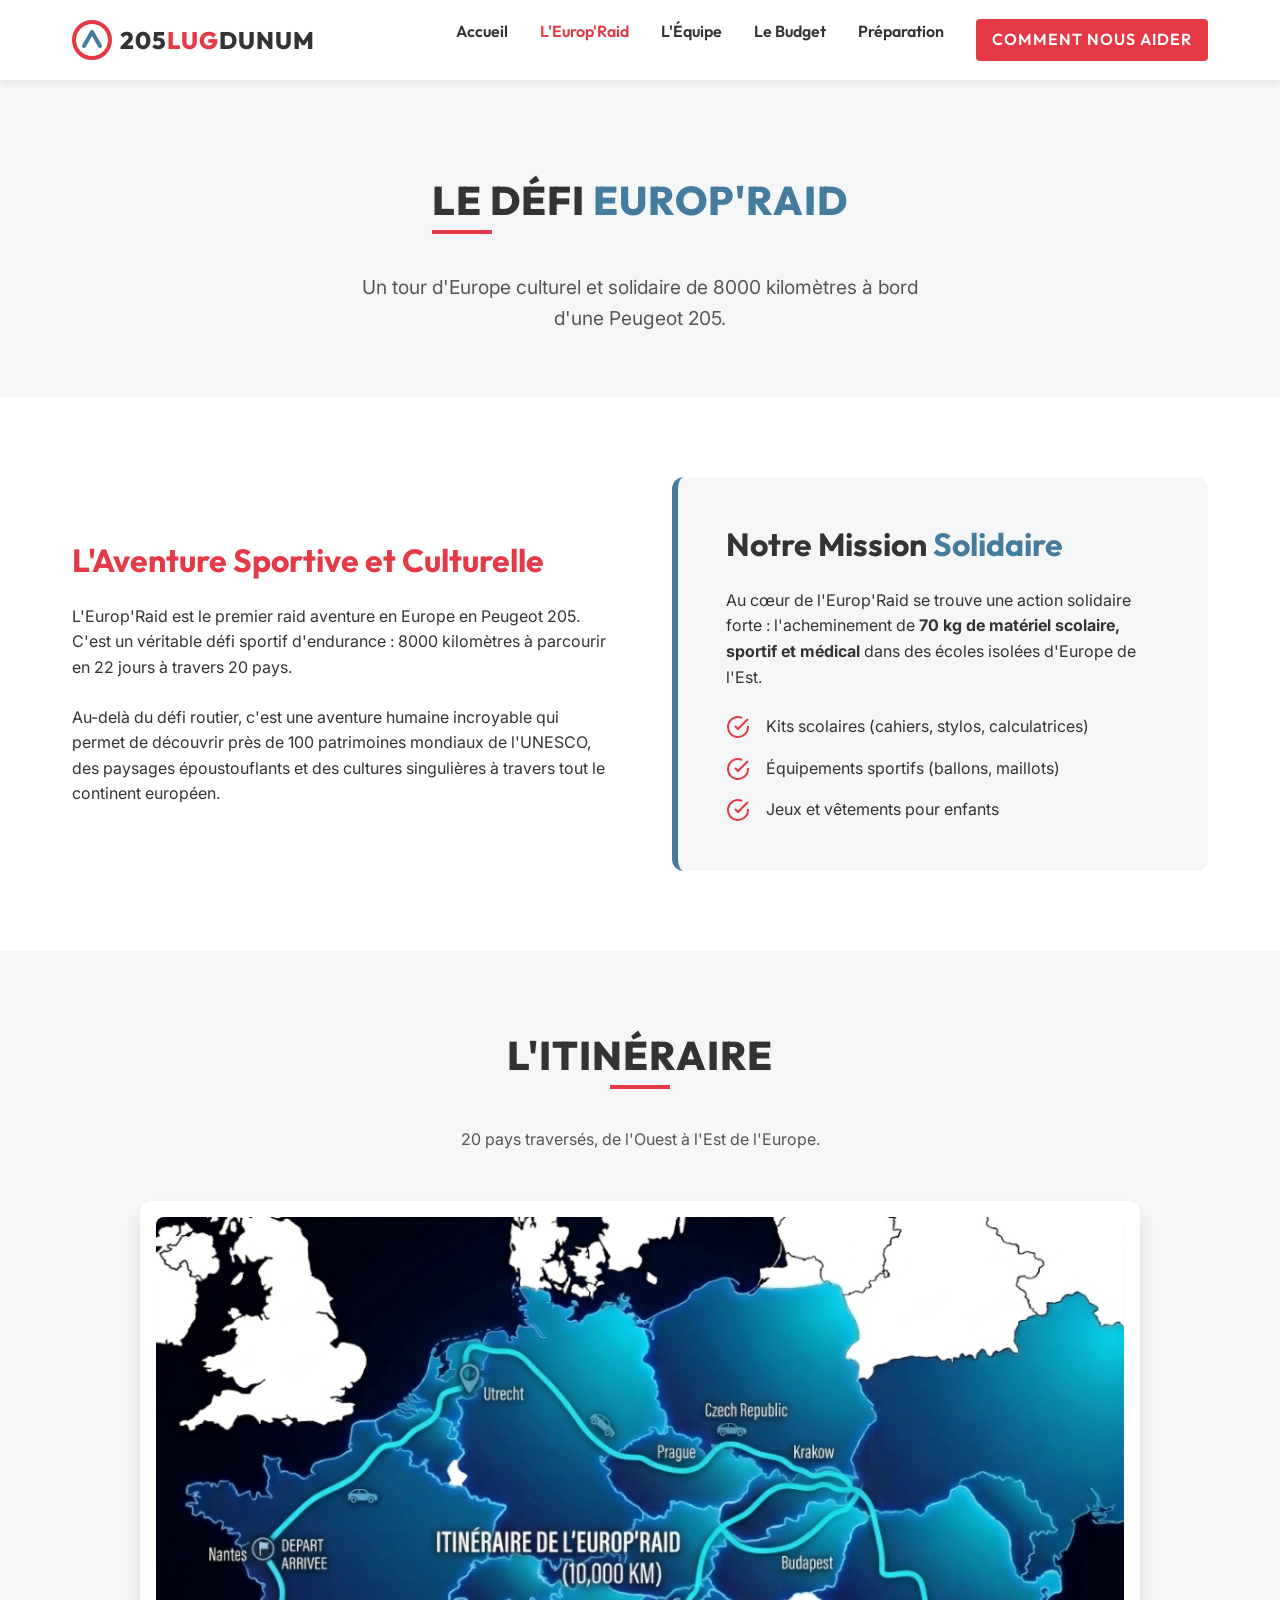
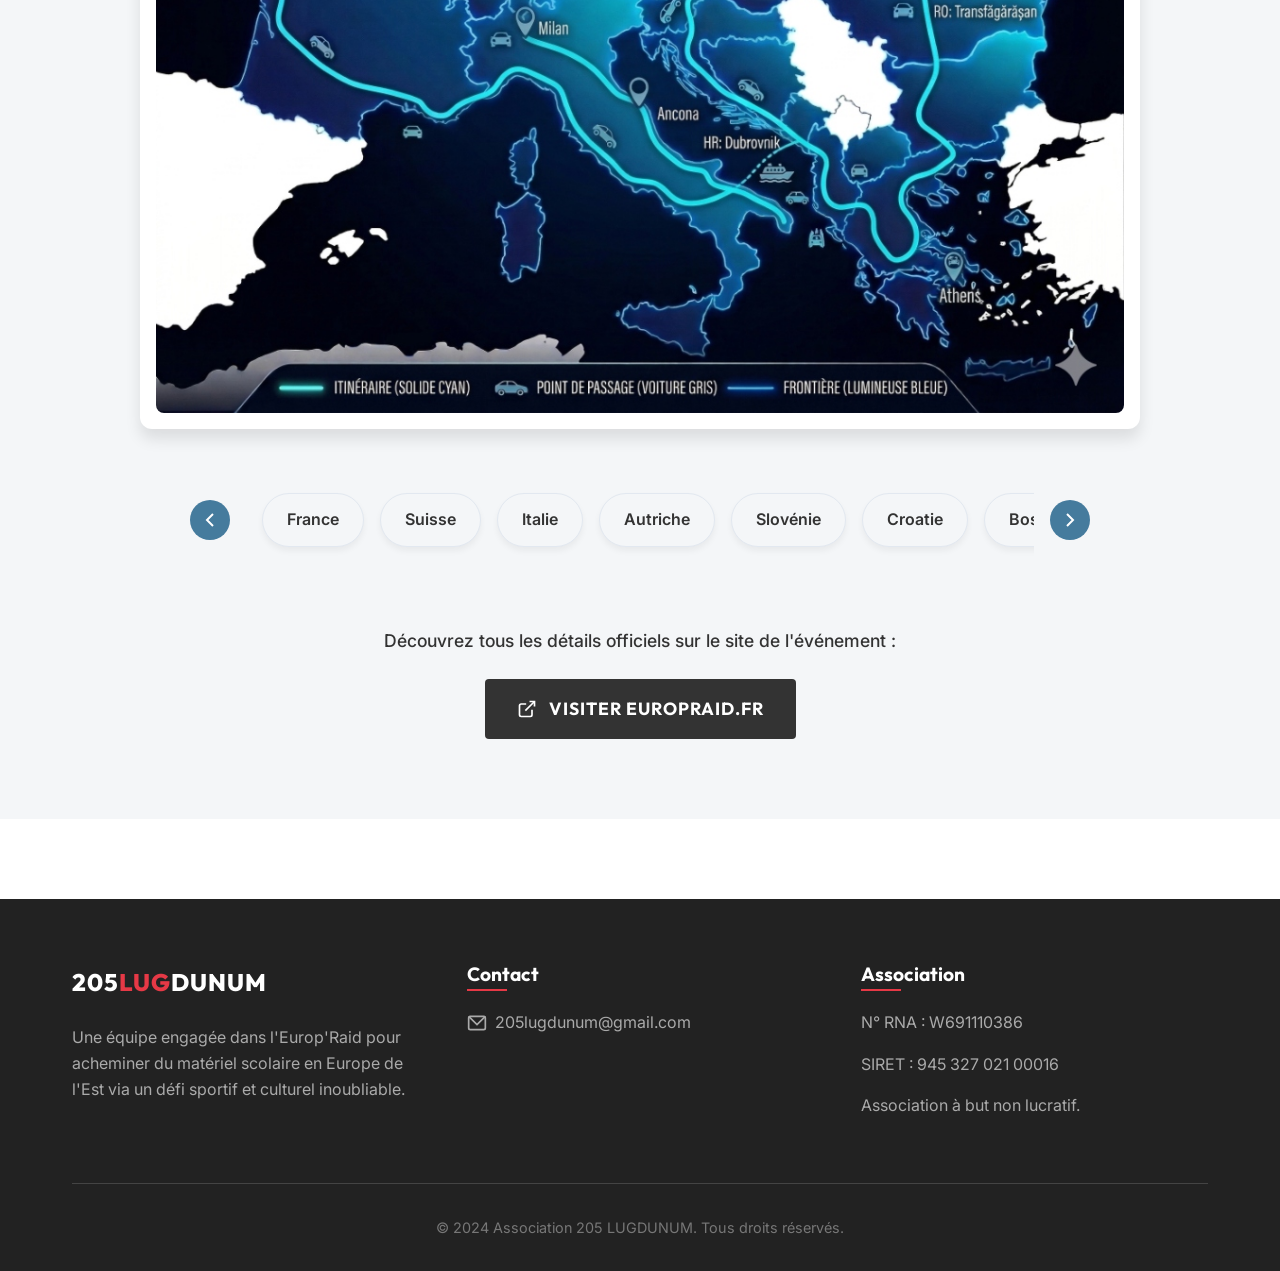
<file: europ_raid.html>
<!DOCTYPE html>
<html lang="fr">

<head>
    <meta charset="UTF-8">
    <meta name="viewport" content="width=device-width, initial-scale=1.0">
    <title>L'Europ'Raid - 205 LUGDUNUM</title>
    <meta name="description"
        content="Découvrez le défi culturel et solidaire de l'Europ'Raid avec l'équipage 205 LUGDUNUM. 70 kg de matériel scolaire distribué à travers l'Europe.">
    <link rel="stylesheet" href="css/style.css">
</head>

<body>

    <!-- Header / Navigation -->
    <header class="navbar">
        <div class="container">
            <a href="index.html" class="logo-link">
                <svg width="40" height="40" viewBox="0 0 100 100" fill="none" xmlns="http://www.w3.org/2000/svg">
                    <circle cx="50" cy="50" r="45" stroke="#E63946" stroke-width="10" />
                    <path d="M30 65L50 30L70 65" stroke="#457B9D" stroke-width="10" stroke-linecap="round"
                        stroke-linejoin="round" />
                </svg>
                <span class="logo-text">205<span>LUG</span>DUNUM</span>
            </a>

            <button class="mobile-menu-btn" aria-label="Menu"
                onclick="document.querySelector('.nav-links').classList.toggle('active')">
                <svg viewBox="0 0 24 24" fill="none" xmlns="http://www.w3.org/2000/svg">
                    <path d="M4 6H20M4 12H20M4 18H20" stroke-width="2" stroke-linecap="round" stroke-linejoin="round" />
                </svg>
            </button>

            <nav>
                <ul class="nav-links">
                    <li><a href="index.html">Accueil</a></li>
                    <li><a href="europ_raid.html" style="color: var(--accent-red);">L'Europ'Raid</a></li>
                    <li><a href="equipe.html">L'Équipe</a></li>
                    <li><a href="budget.html">Le Budget</a></li>
                    <li><a href="suivi.html">Préparation</a></li>
                    <li><a href="aider.html" class="btn btn-primary"
                            style="padding: 0.5rem 1rem; color: #FFF; border-radius: 4px;">Comment nous aider</a></li>
                </ul>
            </nav>
        </div>
    </header>

    <!-- Page Header -->
    <section style="background-color: var(--bg-light); padding: 6rem 0 4rem; text-align: center;">
        <div class="container">
            <h1 class="section-title">Le Défi <span class="text-blue">Europ'Raid</span></h1>
            <p style="font-size: 1.2rem; color: var(--text-light); max-width: 600px; margin: 0 auto;">Un tour d'Europe
                culturel et solidaire de 8000 kilomètres à bord d'une Peugeot 205.</p>
        </div>
    </section>

    <!-- Content Section -->
    <section>
        <div class="container">
            <div
                style="display: grid; grid-template-columns: repeat(auto-fit, minmax(300px, 1fr)); gap: 4rem; align-items: center;">
                <div>
                    <h2 style="font-size: 2rem; color: var(--accent-red); margin-bottom: 1.5rem;">L'Aventure Sportive et
                        Culturelle</h2>
                    <p style="margin-bottom: 1.5rem;">L'Europ'Raid est le premier raid aventure en Europe en Peugeot
                        205. C'est un véritable défi sportif d'endurance : 8000 kilomètres à parcourir en 22 jours à
                        travers 20 pays.</p>
                    <p>Au-delà du défi routier, c'est une aventure humaine incroyable qui permet de découvrir près de
                        100 patrimoines mondiaux de l'UNESCO, des paysages époustouflants et des cultures singulières à
                        travers tout le continent européen.</p>
                </div>

                <div
                    style="background-color: var(--bg-light); padding: 3rem; border-radius: 12px; border-left: 6px solid var(--accent-blue);">
                    <h2 style="font-size: 2rem; margin-bottom: 1.5rem;">Notre Mission <span
                            class="text-blue">Solidaire</span></h2>
                    <p style="margin-bottom: 1.5rem;">Au cœur de l'Europ'Raid se trouve une action solidaire forte :
                        l'acheminement de <strong>70 kg de matériel scolaire, sportif et médical</strong> dans des
                        écoles isolées d'Europe de l'Est.</p>
                    <ul style="list-style-type: none; padding: 0;">
                        <li style="display: flex; align-items: center; gap: 1rem; margin-bottom: 1rem;">
                            <svg width="24" height="24" viewBox="0 0 24 24" fill="none" stroke="var(--accent-red)"
                                stroke-width="2">
                                <path d="M22 11.08V12a10 10 0 1 1-5.93-9.14" />
                                <polyline points="22 4 12 14.01 9 11.01" />
                            </svg>
                            Kits scolaires (cahiers, stylos, calculatrices)
                        </li>
                        <li style="display: flex; align-items: center; gap: 1rem; margin-bottom: 1rem;">
                            <svg width="24" height="24" viewBox="0 0 24 24" fill="none" stroke="var(--accent-red)"
                                stroke-width="2">
                                <path d="M22 11.08V12a10 10 0 1 1-5.93-9.14" />
                                <polyline points="22 4 12 14.01 9 11.01" />
                            </svg>
                            Équipements sportifs (ballons, maillots)
                        </li>
                        <li style="display: flex; align-items: center; gap: 1rem;">
                            <svg width="24" height="24" viewBox="0 0 24 24" fill="none" stroke="var(--accent-red)"
                                stroke-width="2">
                                <path d="M22 11.08V12a10 10 0 1 1-5.93-9.14" />
                                <polyline points="22 4 12 14.01 9 11.01" />
                            </svg>
                            Jeux et vêtements pour enfants
                        </li>
                    </ul>
                </div>
            </div>
        </div>
    </section>

    <!-- Map Section -->
    <section style="background-color: var(--bg-light);">
        <div class="container text-center">
            <h2 class="section-title">L'Itinéraire</h2>
            <p style="margin-bottom: 3rem; color: var(--text-light);">20 pays traversés, de l'Ouest à l'Est de l'Europe.
            </p>

            <div
                style="background: #FFF; border-radius: 12px; padding: 1rem; box-shadow: var(--shadow-md); max-width: 1000px; margin: 0 auto; display: flex; justify-content: center;">
                <img src="assets/europraid-map.jpg" alt="Itinéraire Europ'Raid"
                    style="width: 100%; height: auto; border-radius: 8px;">
            </div>

            <div
                style="margin-top: 3rem; display: flex; align-items: center; justify-content: center; gap: 1rem; max-width: 900px; margin-left: auto; margin-right: auto;">
                <button class="country-scroll-btn"
                    onclick="document.getElementById('country-scroll').scrollBy({left: -200, behavior: 'smooth'})"
                    aria-label="Défiler vers la gauche">
                    <svg width="24" height="24" viewBox="0 0 24 24" fill="none" stroke="currentColor" stroke-width="2">
                        <polyline points="15 18 9 12 15 6"></polyline>
                    </svg>
                </button>

                <div id="country-scroll" class="country-scroll-container">
                    <span class="country-tag">France</span>
                    <span class="country-tag">Suisse</span>
                    <span class="country-tag">Italie</span>
                    <span class="country-tag">Autriche</span>
                    <span class="country-tag">Slovénie</span>
                    <span class="country-tag">Croatie</span>
                    <span class="country-tag">Bosnie-Herzégovine</span>
                    <span class="country-tag">Monténégro</span>
                    <span class="country-tag">Albanie</span>
                    <span class="country-tag">Grèce</span>
                    <span class="country-tag">Macédoine du Nord</span>
                    <span class="country-tag">Bulgarie</span>
                    <span class="country-tag">Roumanie</span>
                    <span class="country-tag">Hongrie</span>
                    <span class="country-tag">Slovaquie</span>
                    <span class="country-tag">Pologne</span>
                    <span class="country-tag">Tchéquie</span>
                    <span class="country-tag">Allemagne</span>
                    <span class="country-tag">Pays-Bas</span>
                    <span class="country-tag">Belgique</span>
                </div>

                <button class="country-scroll-btn"
                    onclick="document.getElementById('country-scroll').scrollBy({left: 200, behavior: 'smooth'})"
                    aria-label="Défiler vers la droite">
                    <svg width="24" height="24" viewBox="0 0 24 24" fill="none" stroke="currentColor" stroke-width="2">
                        <polyline points="9 18 15 12 9 6"></polyline>
                    </svg>
                </button>
            </div>

            <div style="margin-top: 4rem;">
                <p style="font-size: 1.1rem; color: var(--text-color); margin-bottom: 1.5rem; font-weight: 500;">
                    Découvrez tous les détails officiels sur le site de l'événement :</p>
                <a href="https://europraid.fr/" target="_blank" rel="noopener noreferrer" class="btn btn-primary"
                    style="background-color: var(--text-color);">
                    <svg width="20" height="20" viewBox="0 0 24 24" fill="none" stroke="currentColor" stroke-width="2"
                        style="margin-right: 0.75rem;">
                        <path d="M18 13v6a2 2 0 0 1-2 2H5a2 2 0 0 1-2-2V8a2 2 0 0 1 2-2h6"></path>
                        <polyline points="15 3 21 3 21 9"></polyline>
                        <line x1="10" y1="14" x2="21" y2="3"></line>
                    </svg>
                    Visiter EuropRaid.fr
                </a>
            </div>
        </div>
    </section>

    <!-- Footer -->
    <footer class="footer">
        <div class="container">
            <div class="footer-content">
                <div class="footer-col">
                    <div class="logo-link" style="margin-bottom: 1.5rem;">
                        <span class="logo-text" style="color:#FFF;">205<span
                                style="color:var(--accent-red)">LUG</span>DUNUM</span>
                    </div>
                    <p>Une équipe engagée dans l'Europ'Raid pour acheminer du matériel scolaire en Europe de l'Est via
                        un défi sportif et culturel inoubliable.</p>
                </div>

                <div class="footer-col">
                    <h3>Contact</h3>
                    <p>
                        <svg width="20" height="20" viewBox="0 0 24 24" fill="none" stroke="currentColor"
                            stroke-width="2">
                            <rect x="2" y="4" width="20" height="16" rx="2" />
                            <path d="M2 4L12 14L22 4" />
                        </svg>
                        <a href="mailto:205lugdunum@gmail.com">205lugdunum@gmail.com</a>
                    </p>
                </div>

                <div class="footer-col">
                    <h3>Association</h3>
                    <p>N° RNA : W691110386</p>
                    <p>SIRET : 945 327 021 00016</p>
                    <p>Association à but non lucratif.</p>
                </div>
            </div>

            <div class="footer-bottom">
                &copy; 2024 Association 205 LUGDUNUM. Tous droits réservés.
            </div>
        </div>
    </footer>

</body>

</html>
</file>
<file: css/style.css>
@import url('https://fonts.googleapis.com/css2?family=Inter:wght@400;500;600&family=Outfit:wght@500;700;800&display=swap');

:root {
  --bg-color: #FFFFFF;
  --text-color: #333333;
  --text-light: #555555;
  --accent-red: #E63946;
  --accent-blue: #457B9D;
  --bg-light: #F4F6F8;
  --border-color: #E2E8F0;
  
  --font-body: 'Inter', sans-serif;
  --font-heading: 'Outfit', sans-serif;
  
  --transition: all 0.3s ease;
  --shadow-sm: 0 4px 6px rgba(0, 0, 0, 0.05);
  --shadow-md: 0 10px 15px rgba(0, 0, 0, 0.1);
  --shadow-lg: 0 20px 25px rgba(0, 0, 0, 0.15);
  
  --header-height: 80px;
}

* {
  margin: 0;
  padding: 0;
  box-sizing: border-box;
}

body {
  font-family: var(--font-body);
  background-color: var(--bg-color);
  color: var(--text-color);
  line-height: 1.6;
  overflow-x: hidden;
  padding-top: var(--header-height); /* For fixed header */
}

h1, h2, h3, h4, h5, h6 {
  font-family: var(--font-heading);
  line-height: 1.2;
  margin-bottom: 1rem;
  color: var(--text-color);
}

a {
  text-decoration: none;
  color: inherit;
  transition: var(--transition);
}

img {
  max-width: 100%;
  height: auto;
  display: block;
}

.container {
  width: 100%;
  max-width: 1200px;
  margin: 0 auto;
  padding: 0 2rem;
}

/* ==================================
   TYPOGRAPHY
================================== */
.text-center { text-align: center; }
.text-red { color: var(--accent-red); }
.text-blue { color: var(--accent-blue); }
.section-title {
  font-size: 2.5rem;
  font-weight: 800;
  text-transform: uppercase;
  margin-bottom: 3rem;
  position: relative;
  display: inline-block;
  letter-spacing: 1px;
}
.section-title::after {
  content: '';
  position: absolute;
  bottom: -10px;
  left: 0;
  width: 60px;
  height: 4px;
  background-color: var(--accent-red);
}

.text-center .section-title::after {
  left: 50%;
  transform: translateX(-50%);
}

.hero-title {
  font-size: 4rem;
}

.grid-2-col {
  display: grid;
  grid-template-columns: 1fr 1fr;
  gap: 4rem;
  align-items: center;
}

/* ==================================
   BUTTONS
================================== */
.btn {
  display: inline-flex;
  align-items: center;
  justify-content: center;
  padding: 1rem 2rem;
  font-family: var(--font-heading);
  font-size: 1.1rem;
  font-weight: 700;
  border-radius: 4px;
  text-transform: uppercase;
  letter-spacing: 1px;
  cursor: pointer;
  border: none;
  transition: var(--transition);
}

.btn-primary {
  background-color: var(--accent-red);
  color: #FFF;
}
.btn-primary:hover {
  background-color: #d62c38;
  transform: translateY(-2px);
  box-shadow: var(--shadow-md);
}

.btn-secondary {
  background-color: transparent;
  color: var(--accent-blue);
  border: 2px solid var(--accent-blue);
}
.btn-secondary:hover {
  background-color: var(--accent-blue);
  color: #FFF;
}

/* ==================================
   HEADER & NAVIGATION
================================== */
.navbar {
  position: fixed;
  top: 0;
  left: 0;
  width: 100%;
  height: var(--header-height);
  background-color: rgba(255, 255, 255, 0.95);
  backdrop-filter: blur(10px);
  z-index: 1000;
  box-shadow: var(--shadow-sm);
  display: flex;
  align-items: center;
}

.navbar .container {
  display: flex;
  justify-content: space-between;
  align-items: center;
}

.logo-link {
  display: flex;
  align-items: center;
  gap: 0.5rem;
}

.logo-text {
  font-family: var(--font-heading);
  font-size: 1.5rem;
  font-weight: 800;
  letter-spacing: 1px;
}

.logo-text span {
  color: var(--accent-red);
}

.nav-links {
  display: flex;
  list-style: none;
  gap: 2rem;
}

.nav-links a {
  font-family: var(--font-heading);
  font-weight: 600;
  font-size: 1rem;
  color: var(--text-color);
  position: relative;
  padding: 0.5rem 0;
}

.nav-links a::before {
  content: '';
  position: absolute;
  bottom: 0;
  left: 0;
  width: 0%;
  height: 2px;
  background-color: var(--accent-red);
  transition: var(--transition);
}

.nav-links a:hover {
  color: var(--accent-red);
}

.nav-links a:hover::before {
  width: 100%;
}

.mobile-menu-btn {
  display: none;
  background: none;
  border: none;
  cursor: pointer;
  padding: 0.5rem;
}

.mobile-menu-btn svg {
  width: 30px;
  height: 30px;
  stroke: var(--text-color);
}

/* ==================================
   FOOTER
================================== */
.footer {
  background-color: #222;
  color: #FFF;
  padding: 4rem 0 2rem;
  margin-top: 5rem;
}

.footer-content {
  display: grid;
  grid-template-columns: repeat(auto-fit, minmax(250px, 1fr));
  gap: 3rem;
  margin-bottom: 3rem;
}

.footer-col h3 {
  color: #FFF;
  font-size: 1.2rem;
  margin-bottom: 1.5rem;
  position: relative;
  display: inline-block;
}

.footer-col h3::after {
  content: '';
  position: absolute;
  bottom: -5px;
  left: 0;
  width: 40px;
  height: 2px;
  background-color: var(--accent-red);
}

.footer-col p {
  color: #AAA;
  margin-bottom: 1rem;
  display: flex;
  align-items: center;
  gap: 0.5rem;
}

.footer-col a {
  color: #AAA;
}

.footer-col a:hover {
  color: var(--accent-red);
}

.footer-bottom {
  border-top: 1px solid #444;
  padding-top: 2rem;
  text-align: center;
  color: #777;
  font-size: 0.9rem;
}

/* ==================================
   PAGE SPECIFIC & UTILS
================================== */
section {
  padding: 5rem 0;
}

.card {
  background: #FFF;
  border: 1px solid var(--border-color);
  border-radius: 8px;
  overflow: hidden;
  box-shadow: var(--shadow-sm);
  transition: var(--transition);
}

.card:hover {
  transform: translateY(-5px);
  box-shadow: var(--shadow-lg);
  border-color: var(--accent-blue);
}

.team-photo {
  border-radius: 12px;
  box-shadow: var(--shadow-lg);
  max-width: 800px;
  width: 100%;
  margin: 0 auto;
  border: 4px solid var(--border-color);
}

.country-tag {
  background: var(--bg-light);
  color: var(--text-color);
  padding: 0.8rem 1.5rem;
  border-radius: 30px;
  font-weight: 600;
  font-size: 1rem;
  white-space: nowrap;
  box-shadow: var(--shadow-sm);
  border: 1px solid var(--border-color);
  transition: transform 0.2s ease, border-color 0.2s ease;
}
.country-tag:hover {
  transform: translateY(-2px);
  border-color: var(--accent-red);
}
.country-scroll-btn {
  background: var(--accent-blue);
  color: #FFF;
  border: none;
  width: 40px;
  height: 40px;
  border-radius: 50%;
  cursor: pointer;
  display: flex;
  align-items: center;
  justify-content: center;
  flex-shrink: 0;
  transition: var(--transition);
}
.country-scroll-btn:hover {
  background: var(--accent-red);
}
.country-scroll-container {
  display: flex;
  overflow-x: auto;
  scroll-behavior: smooth;
  gap: 1rem;
  padding: 1rem;
  scrollbar-width: none; /* Firefox */
  flex: 1;
}
.country-scroll-container::-webkit-scrollbar {
  display: none; /* Chrome/Safari */
}

.budget-details {
  display: none;
  width: 100%;
}
.budget-item.expanded .budget-details {
  display: block;
  animation: fadeIn 0.3s ease-in-out;
}
.budget-arrow {
  transition: transform 0.3s ease;
  color: var(--text-light);
}
.budget-item.expanded .budget-arrow {
  transform: rotate(180deg);
}
@keyframes fadeIn {
  from { opacity: 0; transform: translateY(-10px); }
  to { opacity: 1; transform: translateY(0); }
}

/* ==================================
   RESPONSIVE
================================== */
@media (max-width: 768px) {
  .grid-2-col {
    grid-template-columns: 1fr;
    gap: 2rem;
  }
  .hero-title {
    font-size: 2.5rem !important;
  }
  .nav-links {
    display: none;
    flex-direction: column;
    position: absolute;
    top: var(--header-height);
    left: 0;
    width: 100%;
    background-color: var(--bg-color);
    padding: 2rem;
    box-shadow: var(--shadow-md);
    gap: 1.5rem;
  }
  .nav-links.active {
    display: flex;
  }
  .mobile-menu-btn {
    display: block;
  }
  .section-title {
    font-size: 2rem;
  }
  .team-photo {
    max-width: 100%;
    margin: 0 auto;
    border-width: 2px;
    border-radius: 8px;
    width: 85%; /* Reduces size so it isn't too large on mobile */
  }
}
</file>
